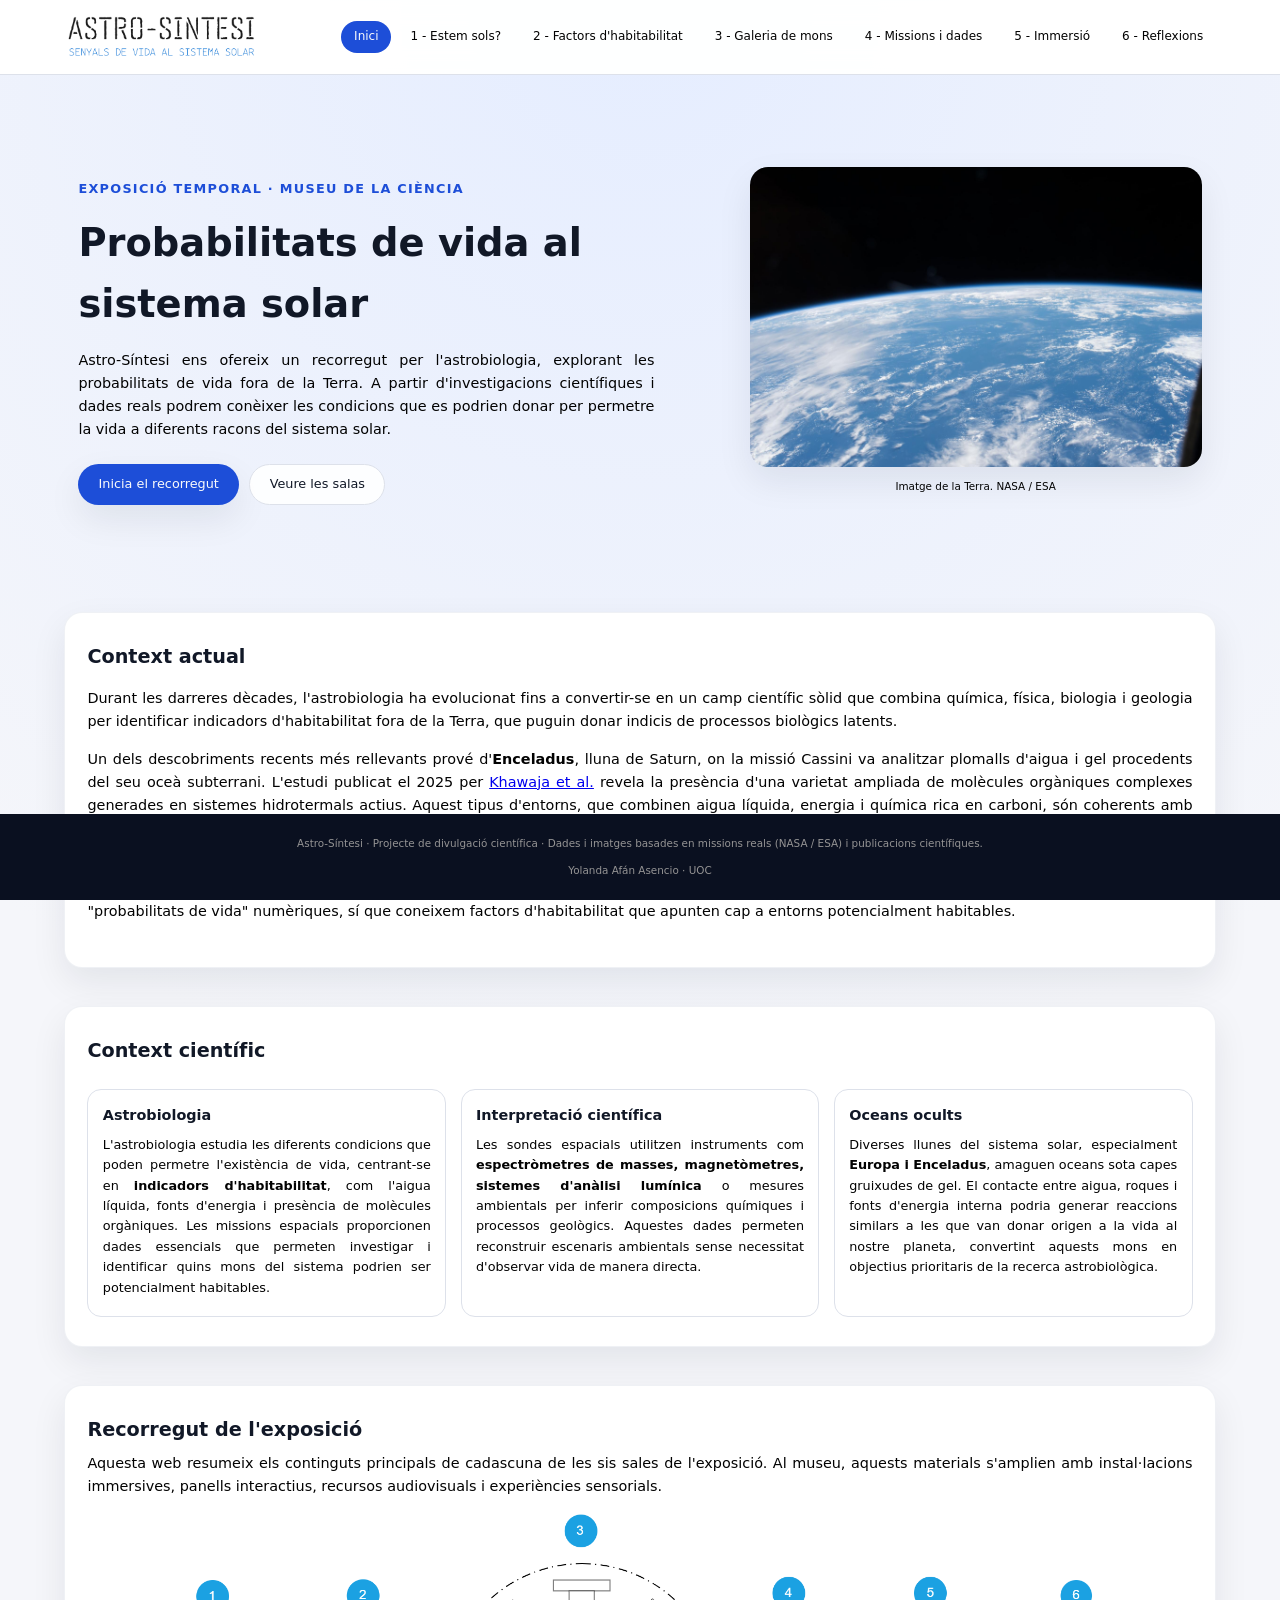
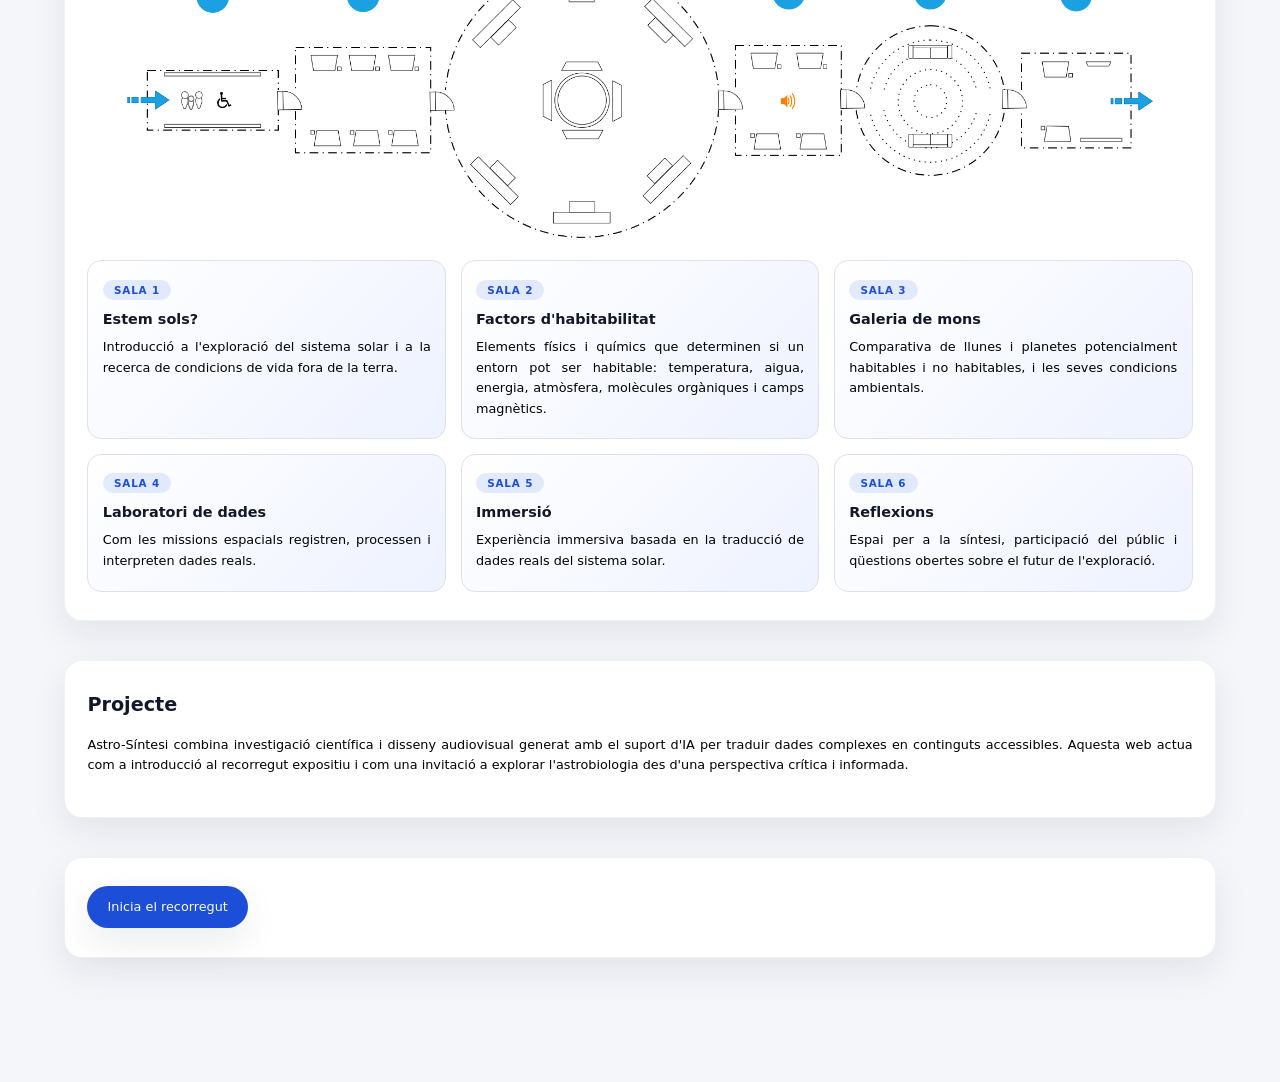
<file: index.html>
<!DOCTYPE html>
<html lang="ca">
<head>
    <meta charset="UTF-8" />
    <meta name="viewport" content="width=device-width, initial-scale=1" />
    <title>Astro-Síntesi | Senyals de vida al Sistema Solar</title>
    <meta
            name="description"
            content="Presentació de l'exposició Astro-Síntesi. Recorregut divulgatiu previ per les salas y una primera visió del context."
    />

    <!-- Estilos -->
    <link rel="stylesheet" href="css/styles.css" />

    <!-- JavaScript -->
    <script defer src="js/content-loader.js"></script>
    <script defer src="js/main.js"></script>
</head>

<body>
<!-- ============================================
     HEADER - Navegació principal
     ============================================ -->
<header class="site-header">
    <div class="logo-block">
        <a href="index.html">
            <img src="images/logo.png" alt="Astro-Síntesi - Senyals de vida al Sistema Solar" class="site-logo">
        </a>
    </div>

    <nav class="main-nav" aria-label="Navegació principal">
        <a href="index.html" class="nav-link nav-link--active">Inici</a>
        <a href="sala1_estem_sols.html" class="nav-link">1 - Estem sols?</a>
        <a href="sala2_factors_habitabilitat.html" class="nav-link">2 - Factors d'habitabilitat</a>
        <a href="sala3_galeria_mons.html" class="nav-link">3 - Galeria de mons</a>
        <a href="sala4_laboratori_dades.html" class="nav-link">4 - Missions i dades</a>
        <a href="sala5_immersio.html" class="nav-link">5 - Immersió</a>
        <a href="sala6_reflexions.html" class="nav-link">6 - Reflexions</a>
    </nav>
</header>

<!-- ============================================
     CONTENIDO PRINCIPAL
     ============================================ -->
<main class="page">

    <!-- Hero / Introducció -->
    <section class="hero">
        <div class="hero-text">
            <p class="hero-kicker" data-content="hero-kicker">Carregant...</p>
            <h1 data-content="hero-title">Carregant...</h1>

            <p class="hero-lead" data-content="hero-lead">
                Carregant...
            </p>

            <!-- Acciones principales -->
            <div class="hero-actions">
                <a href="sala1_estem_sols.html" class="btn btn-primary" data-cta="primary">
                    Carregant...
                </a>
                <a href="#recorrido" class="btn btn-outline" data-cta="secondary">
                    Carregant...
                </a>
            </div>
        </div>

        <!-- Imatge del sistema solar -->
        <div class="hero-visual">
            <img src="images/solar_system.png" alt="Sistema Solar" class="hero-image" />
            <p class="image-caption, img_info">Imatge de la Terra. NASA / ESA</p>
        </div>
    </section>

    <!-- Context actual -->
    <section class="section section-context" data-section="context-actual">
        <header class="section-header">
            <h2 data-content="title">Carregant...</h2>
        </header>

        <div data-content="paragraphs">
            <p>Carregant contingut...</p>
        </div>
    </section>

    <!-- Context científic -->
    <section class="section section-context" id="contexto" data-section="context-cientific">
        <header class="section-header">
            <h2 data-content="title">Carregant...</h2>
        </header>

        <div class="context-grid" data-content="context-cards">
            <!-- Las tarjetas se cargarán dinámicamente -->
            <p>Carregant contingut...</p>
        </div>
    </section>

    <!-- Recorregut de l'exposició -->
    <section class="section section-route" id="recorrido" data-section="recorregut">
        <header class="section-header">
            <h2 data-content="title">Carregant...</h2>
            <p data-content="intro">
                Carregant...
            </p>
        </header>

        <figure>
            <img src="images/pla_general.png" alt="Plànol general de l'exposició Astro-Síntesi" />
        </figure>

        <ol class="route-list" data-content="salas-list">
            <!-- Las salas se cargarán dinámicamente -->
            <li>Carregant contingut...</li>
        </ol>
    </section>

    <!-- Créditos del proyecto -->
    <section class="section section-credits" data-section="projecte">
        <header class="section-header">
            <h2 data-content="title">Carregant...</h2>
        </header>

        <p class="credits-text" data-content="content">
            Carregant...
        </p>
    </section>

    <!-- CTA final -->
    <section class="section">
        <a href="sala1_estem_sols.html" class="btn btn-primary">
            Inicia el recorregut
        </a>
    </section>

</main>

<!-- ============================================
     FOOTER
     ============================================ -->
<footer class="site-footer">
    <p data-content="footer-line1">
        Astro-Síntesi · Projecte de divulgació científica · Dades i imatges basades en missions reals (NASA / ESA) i publicacions científiques.
    </p>
    <p data-content="footer-line2">
        Yolanda Afán Asencio · UOC
    </p>
</footer>

<!-- ============================================
     INICIALITZACIÓ DEL CONTENIDO
     ============================================ -->
<script>
    document.addEventListener('DOMContentLoaded', () => {
        const loader = new ContentLoader();
        loader.init('index');
    });
</script>
</body>
</html>
</file>
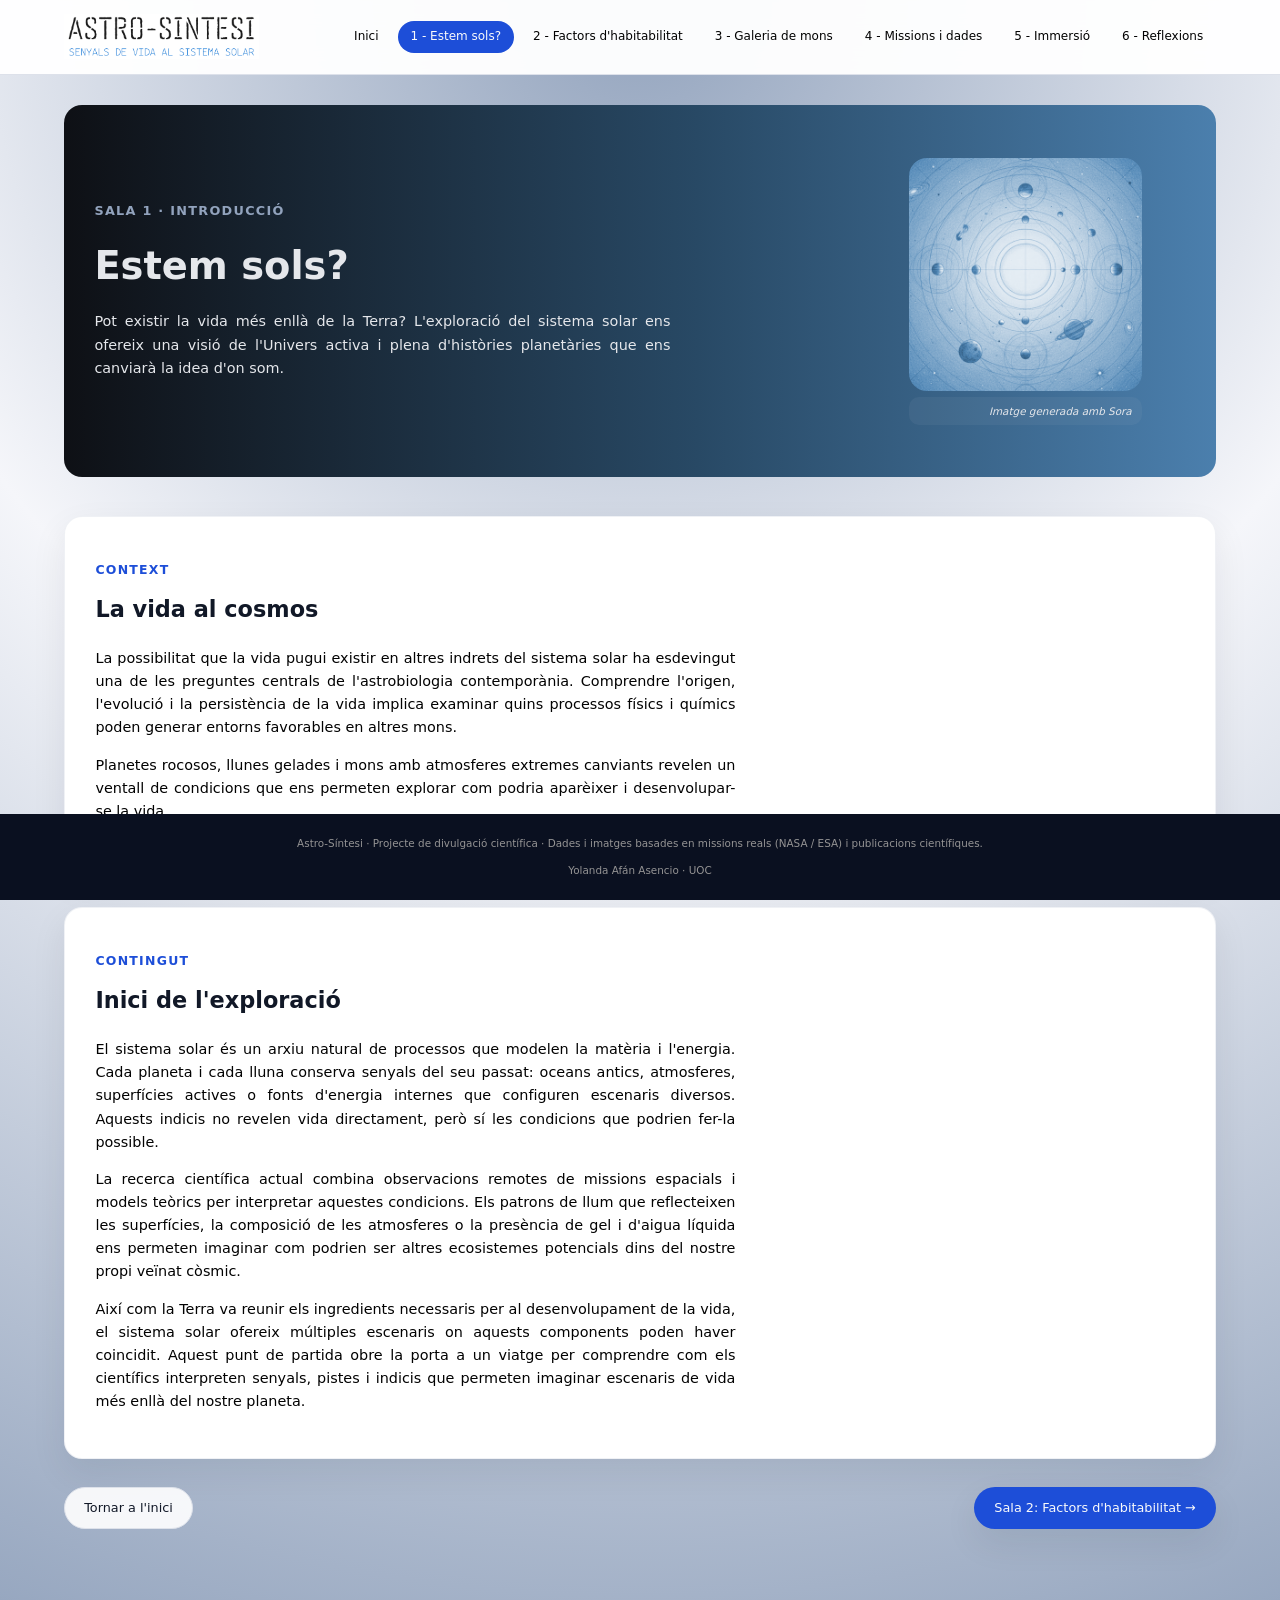
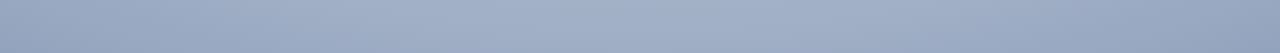
<file: sala1_estem_sols.html>
<!DOCTYPE html>
<html lang="ca">
<head>
    <meta charset="UTF-8" />
    <meta name="viewport" content="width=device-width, initial-scale=1" />
    <title>Sala 1 – Estem sols? | Astro-Síntesi</title>
    <meta
            name="description"
            content="Sala 1 de l'exposició Astro-Síntesi: introducció a la recerca de vida en el Sistema Solar."
    />

    <!-- Estilos -->
    <link rel="stylesheet" href="css/styles.css" />
    <link rel="stylesheet" href="css/salas_base.css" />

    <!-- JavaScript -->
    <script defer src="js/content-loader.js"></script>
    <script defer src="js/main.js"></script>
</head>

<body class="body-sala1">
<!-- ============================================
     HEADER - Navegación principal
     ============================================ -->
<header class="site-header">
    <div class="logo-block">
        <a href="index.html">
            <img src="images/logo.png" alt="Astro-Síntesi - Senyals de vida al Sistema Solar" class="site-logo">
        </a>
    </div>

    <nav class="main-nav" aria-label="Navegació principal">
        <a href="index.html" class="nav-link">Inici</a>
        <a href="sala1_estem_sols.html" class="nav-link nav-link--active">1 - Estem sols?</a>
        <a href="sala2_factors_habitabilitat.html" class="nav-link">2 - Factors d'habitabilitat</a>
        <a href="sala3_galeria_mons.html" class="nav-link">3 - Galeria de mons</a>
        <a href="sala4_laboratori_dades.html" class="nav-link">4 - Missions i dades</a>
        <a href="sala5_immersio.html" class="nav-link">5 - Immersió</a>
        <a href="sala6_reflexions.html" class="nav-link">6 - Reflexions</a>
    </nav>
</header>

<!-- ============================================
     CONTENIDO PRINCIPAL - SALA 1
     ============================================ -->
<main class="page">

    <!-- Hero de sala -->
    <section class="hero hero-sala">
        <div class="hero-text hero-text-sala">
            <p class="hero-kicker" data-content="hero-kicker">Carregant...</p>
            <h1 data-content="hero-title">Carregant...</h1>
            <p class="hero-lead" data-content="hero-lead">
                Carregant...
            </p>
        </div>
        <!-- Imagen del hero (derecha) -->
        <div class="hero-image-slot">
            <img
                    src="images/hero_sala1.png"
                    alt="Comparativa de mons del Sistema Solar"
                    class="hero-sala-image"
            />
            <p class="image-caption">Imatge generada amb Sora</p>
        </div>
    </section>

    <!-- Context -->
    <section class="section sala-layout" data-section="context">
        <header class="sala-header">
            <p class="sala-kicker" data-content="kicker">Context</p>
            <h2 data-content="title">Carregant...</h2>
        </header>

        <div class="sala-intro" data-content="paragraphs">
            <p>Carregant contingut...</p>
        </div>
    </section>

    <!-- Contingut principal -->
    <section class="section sala-layout" data-section="main-content">
        <header class="sala-header">
            <p class="sala-kicker" data-content="kicker">Contingut</p>
            <h2 data-content="title">Carregant...</h2>
        </header>

        <div class="sala-intro" data-content="paragraphs">
            <p>Carregant contingut...</p>
        </div>
    </section>

<!--    &lt;!&ndash; Contingut interactiu / generatiu &ndash;&gt;-->
<!--    <section class="section sala-layout" data-section="explore">-->
<!--        <header class="sala-header">-->
<!--            <p class="sala-kicker" data-content="kicker">Explora</p>-->
<!--        </header>-->

<!--        <div class="sala-main">-->
<!--            <div class="sala-highlight">-->
<!--                <div class="sala-image-slot" role="img" aria-label="Espai reservat per a contingut multimèdia"></div>-->
<!--                <p class="sala-placeholder" data-content="placeholder">-->
<!--                    Carregant...-->
<!--                </p>-->
<!--            </div>-->
<!--        </div>-->
<!--    </section>-->

    <!-- Navegació entre salas -->
    <nav class="sala-nav" aria-label="Navegació entre sales">
        <a href="index.html" class="btn btn-outline sala-nav-btn" data-nav="home">
            Tornar a l'inici
        </a>
        <a href="sala2_factors_habitabilitat.html" class="btn btn-primary sala-nav-btn" data-nav="next">
            Següent →
        </a>
    </nav>

</main>

<!-- ============================================
     FOOTER
     ============================================ -->
<footer class="site-footer">
    <p>
        Astro-Síntesi · Projecte de divulgació científica · Dades i imatges basades en missions reals (NASA / ESA) i publicacions científiques.
    </p>
    <p>
        Yolanda Afán Asencio · UOC
    </p>
</footer>

<!-- ============================================
     INICIALIZACIÓN DEL CONTENIDO
     ============================================ -->
<script>
    document.addEventListener('DOMContentLoaded', () => {
        const loader = new ContentLoader();
        loader.init('sala1');
    });
</script>
</body>
</html>
</file>
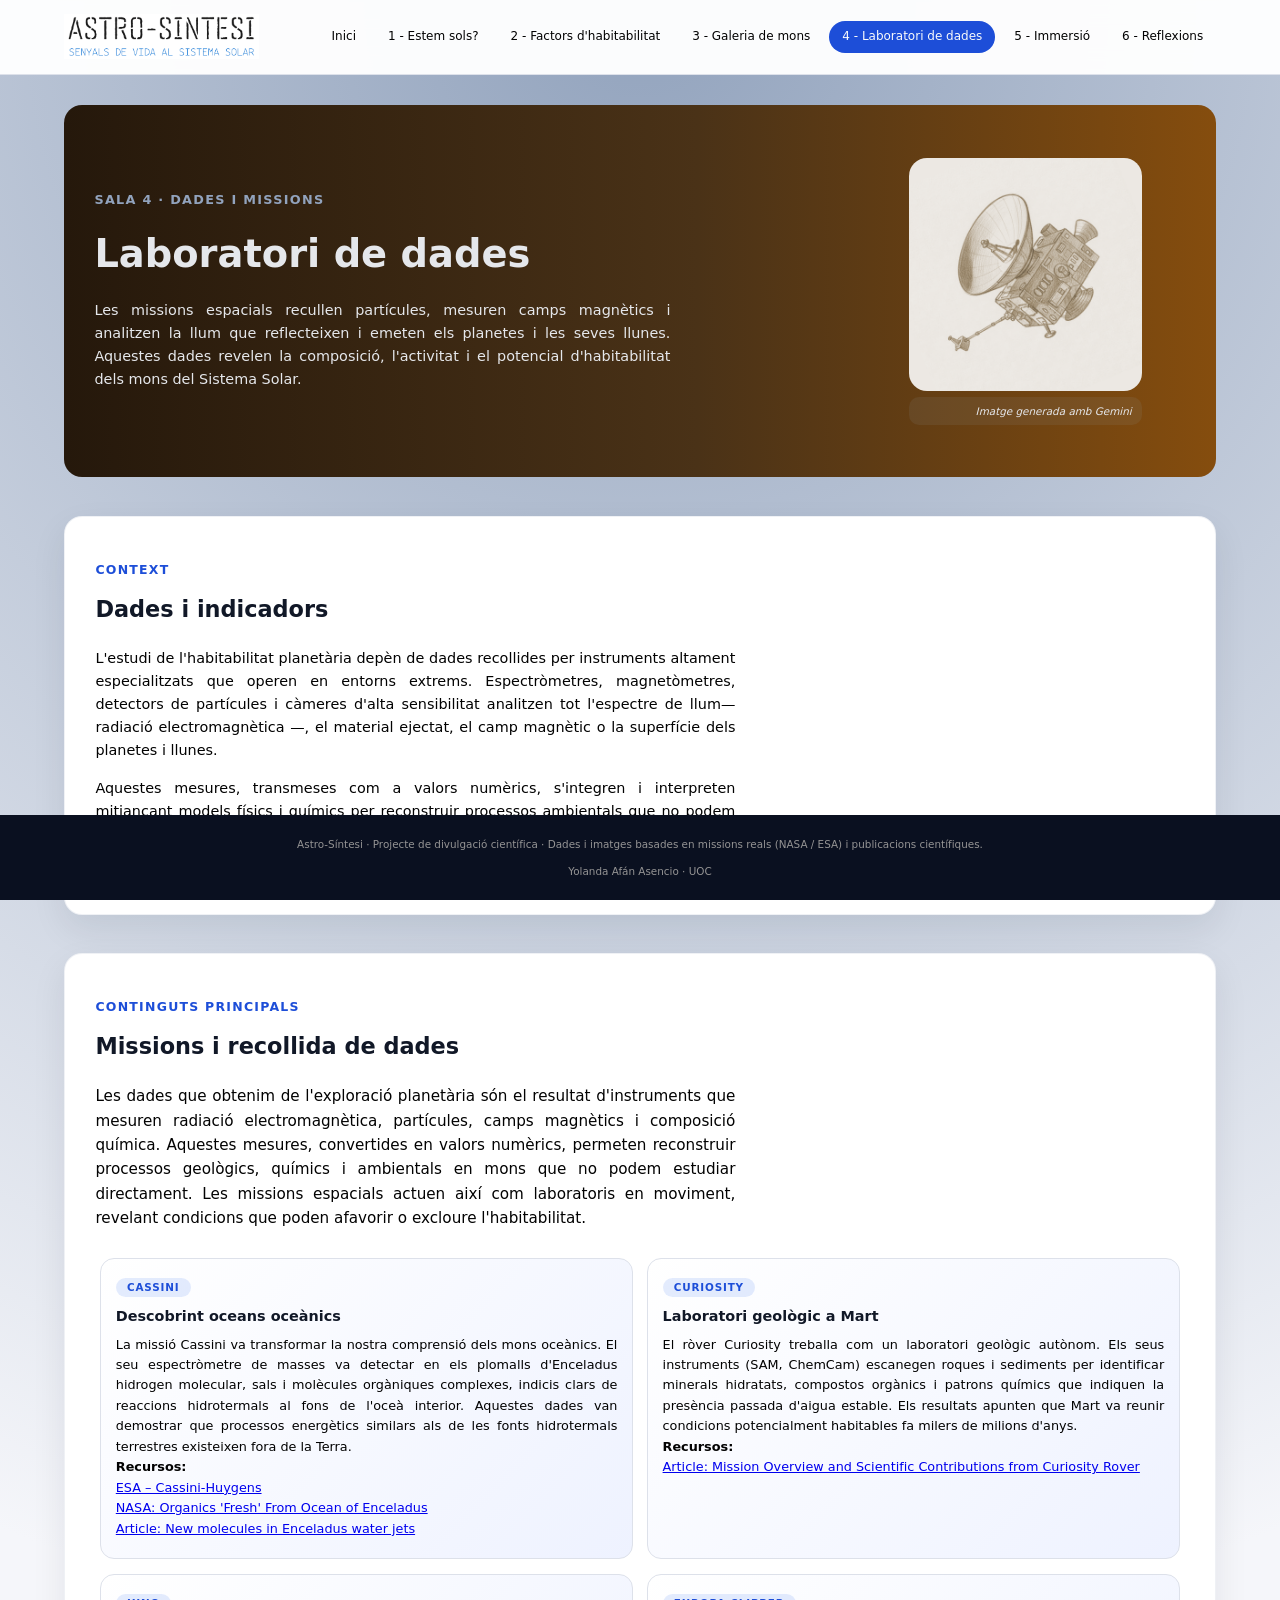
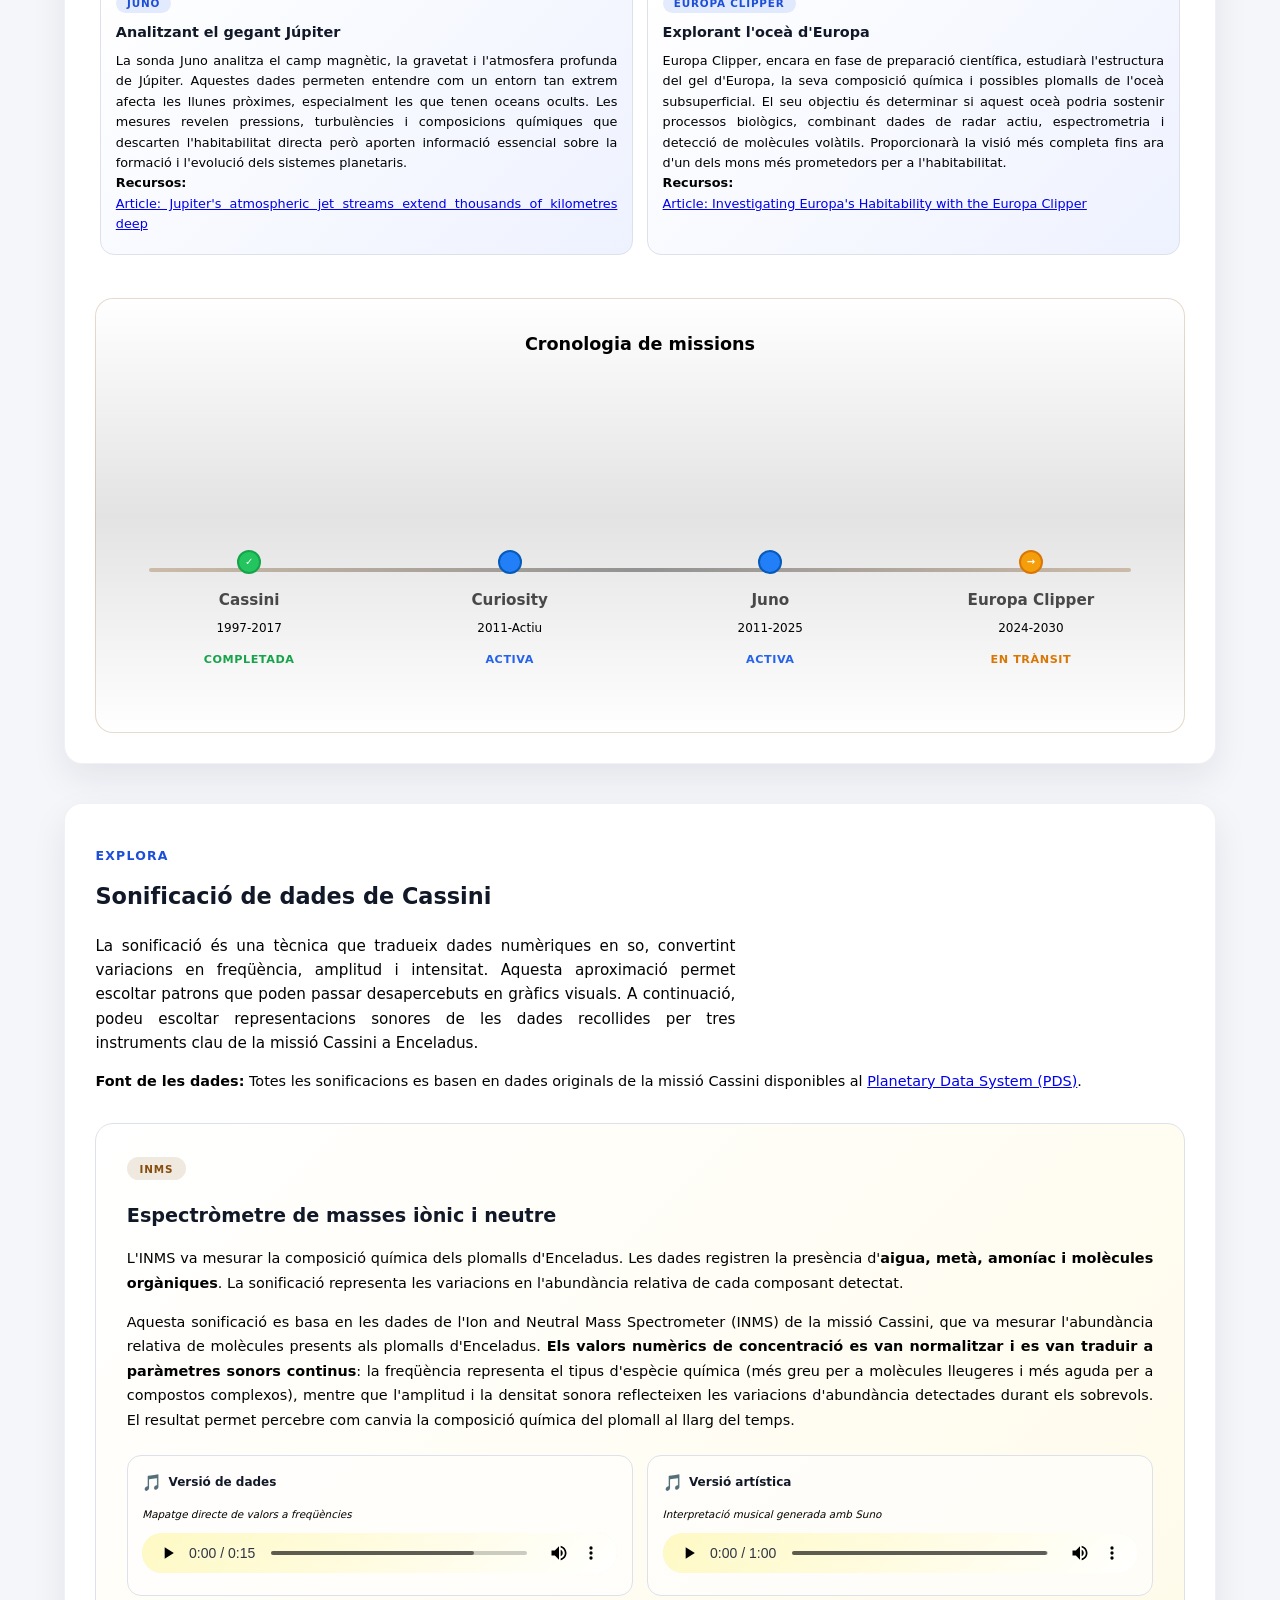
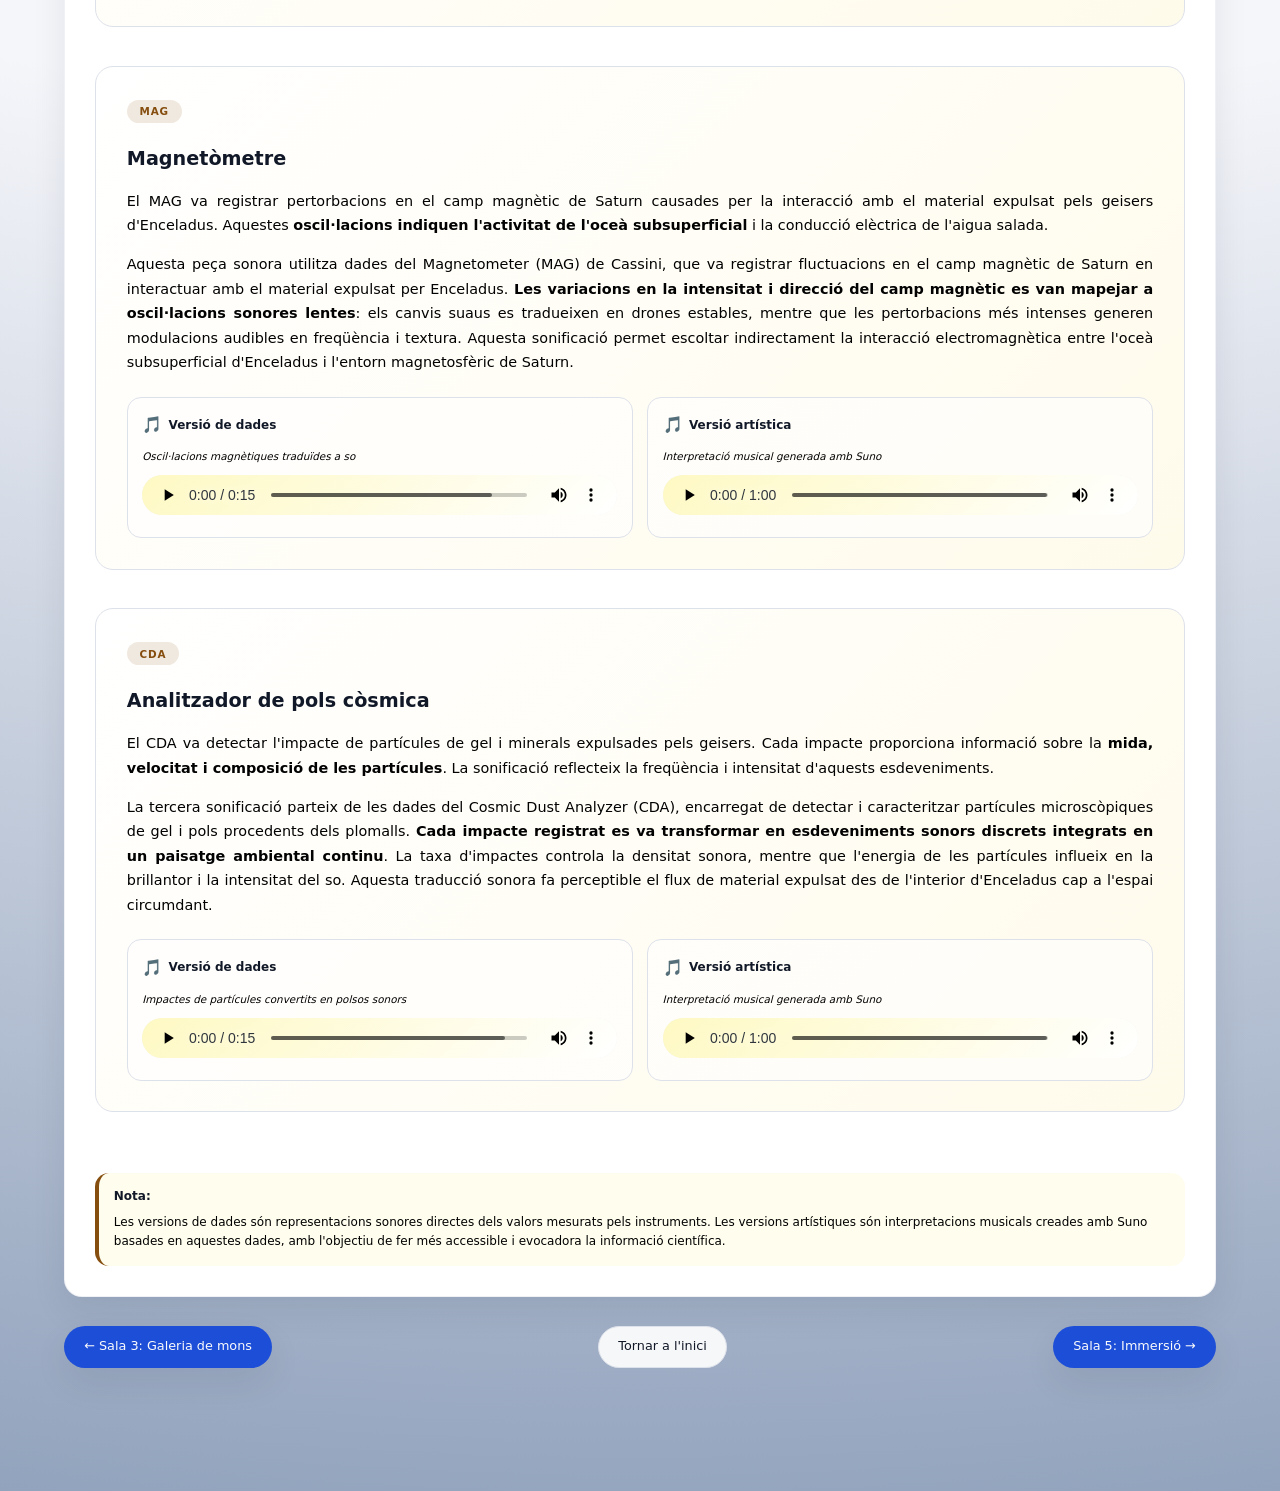
<file: sala4_laboratori_dades.html>
<!DOCTYPE html>
<html lang="ca">
<head>
    <meta charset="UTF-8" />
    <meta name="viewport" content="width=device-width, initial-scale=1" />
    <title>Sala 4 – Laboratori de dades | Astro-Síntesi</title>
    <meta
            name="description"
            content="Sala 4 de l'exposició Astro-Síntesi: com recollim i interpretem les dades de les missions espacials."
    />

    <!-- Estilos -->
    <link rel="stylesheet" href="css/styles.css" />
    <link rel="stylesheet" href="css/salas_base.css" />
    <link rel="stylesheet" href="css/sala4_audio.css" />
    <link rel="stylesheet" href="css/sala4_timeline.css" />

    <!-- JavaScript -->
    <script defer src="js/content-loader.js"></script>
    <script defer src="js/main.js"></script>
</head>

<body class="body-sala4">
<!-- ============================================
     HEADER - Navegación principal
     ============================================ -->
<header class="site-header">
    <div class="logo-block">
        <a href="index.html">
            <img src="images/logo.png" alt="Astro-Síntesi - Senyals de vida al Sistema Solar" class="site-logo">
        </a>
    </div>

    <nav class="main-nav" aria-label="Navegació principal">
        <a href="index.html" class="nav-link">Inici</a>
        <a href="sala1_estem_sols.html" class="nav-link">1 - Estem sols?</a>
        <a href="sala2_factors_habitabilitat.html" class="nav-link">2 - Factors d'habitabilitat</a>
        <a href="sala3_galeria_mons.html" class="nav-link">3 - Galeria de mons</a>
        <a href="sala4_laboratori_dades.html" class="nav-link nav-link--active">4 - Laboratori de dades</a>
        <a href="sala5_immersio.html" class="nav-link">5 - Immersió</a>
        <a href="sala6_reflexions.html" class="nav-link">6 - Reflexions</a>
    </nav>
</header>

<!-- ============================================
     CONTENIDO PRINCIPAL - SALA 4
     ============================================ -->
<main class="page">

    <!-- Hero de sala -->
    <section class="hero hero-sala">
        <div class="hero-text hero-text-sala">
            <p class="hero-kicker" data-content="hero-kicker">Carregant...</p>
            <h1 data-content="hero-title">Carregant...</h1>
            <p class="hero-lead" data-content="hero-lead">
                Carregant...
            </p>
        </div>
        <!-- Imagen del hero (derecha) -->
        <div class="hero-image-slot">
            <img
                    src="images/hero_sala4.png"
                    alt="Comparativa de mons del Sistema Solar"
                    class="hero-sala-image"
            />
            <p class="image-caption">Imatge generada amb Gemini</p>
        </div>
    </section>

    <!-- Context -->
    <section class="section sala-layout" data-section="context">
        <header class="sala-header">
            <p class="sala-kicker" data-content="kicker">Context</p>
            <h2 data-content="title">Carregant...</h2>
        </header>

        <div class="sala-intro" data-content="paragraphs">
            <p>Carregant contingut...</p>
        </div>
    </section>

    <!-- Contingut principal: Missions -->
    <section class="section section-route-sala sala-layout" data-section="main-content">
        <header class="sala-header">
            <p class="sala-kicker" data-content="kicker">Continguts principals</p>
            <h2 data-content="title">Carregant...</h2>
        </header>

        <p class="sala-intro" data-content="intro">
            Carregant...
        </p>

        <ol class="route-list" data-content="missions-list">
            <!-- Las misiones se cargarán dinámicamente desde JSON -->
            <li>Carregant contingut...</li>
        </ol>

        <!-- NUEVO: Timeline de missions -->
        <div data-content="missions-timeline">
            <!-- El timeline se cargará dinámicamente desde JSON -->
        </div>
    </section>

    <!-- Contingut interactiu / generatiu - REPRODUCTORS D'ÀUDIO -->
    <section class="section sala-layout" data-section="explore">
        <header class="sala-header">
            <p class="sala-kicker" data-content="kicker">Explora</p>
            <h2 data-content="title">Carregant...</h2>
        </header>

        <p class="sala-intro" data-content="intro">
            Carregant...
        </p>
        <!-- Enllaç a la font de dades -->
        <div class="data-source-link" data-content="data-source">
            <!-- S'omplirà dinàmicament amb JavaScript -->
        </div>


        <!-- Galeria de reproductors d'àudio -->
        <div class="audio-gallery" data-content="audio-gallery">
            <!-- Las secciones de audio se cargarán dinámicamente desde JSON -->
            <p>Carregant contingut d'àudio...</p>
        </div>
    </section>

    <!-- Navegació entre salas -->
    <nav class="sala-nav" aria-label="Navegació entre sales">
        <a href="sala3_galeria_mons.html" class="btn btn-primary sala-nav-btn" data-nav="previous">
            ← Anterior
        </a>
        <a href="index.html" class="btn btn-outline sala-nav-btn" data-nav="home">
            Tornar a l'inici
        </a>
        <a href="sala5_immersio.html" class="btn btn-primary sala-nav-btn" data-nav="next">
            Següent →
        </a>
    </nav>

</main>

<!-- ============================================
     FOOTER
     ============================================ -->
<footer class="site-footer">
    <p>
        Astro-Síntesi · Projecte de divulgació científica · Dades i imatges basades en missions reals (NASA / ESA) i publicacions científiques.
    </p>
    <p>
        Yolanda Afán Asencio · UOC
    </p>
</footer>

<!-- ============================================
     INICIALIZACIÓN DEL CONTENIDO
     ============================================ -->
<script>
    document.addEventListener('DOMContentLoaded', () => {
        const loader = new ContentLoader();
        loader.init('sala4');
    });
</script>
</body>
</html>
</file>
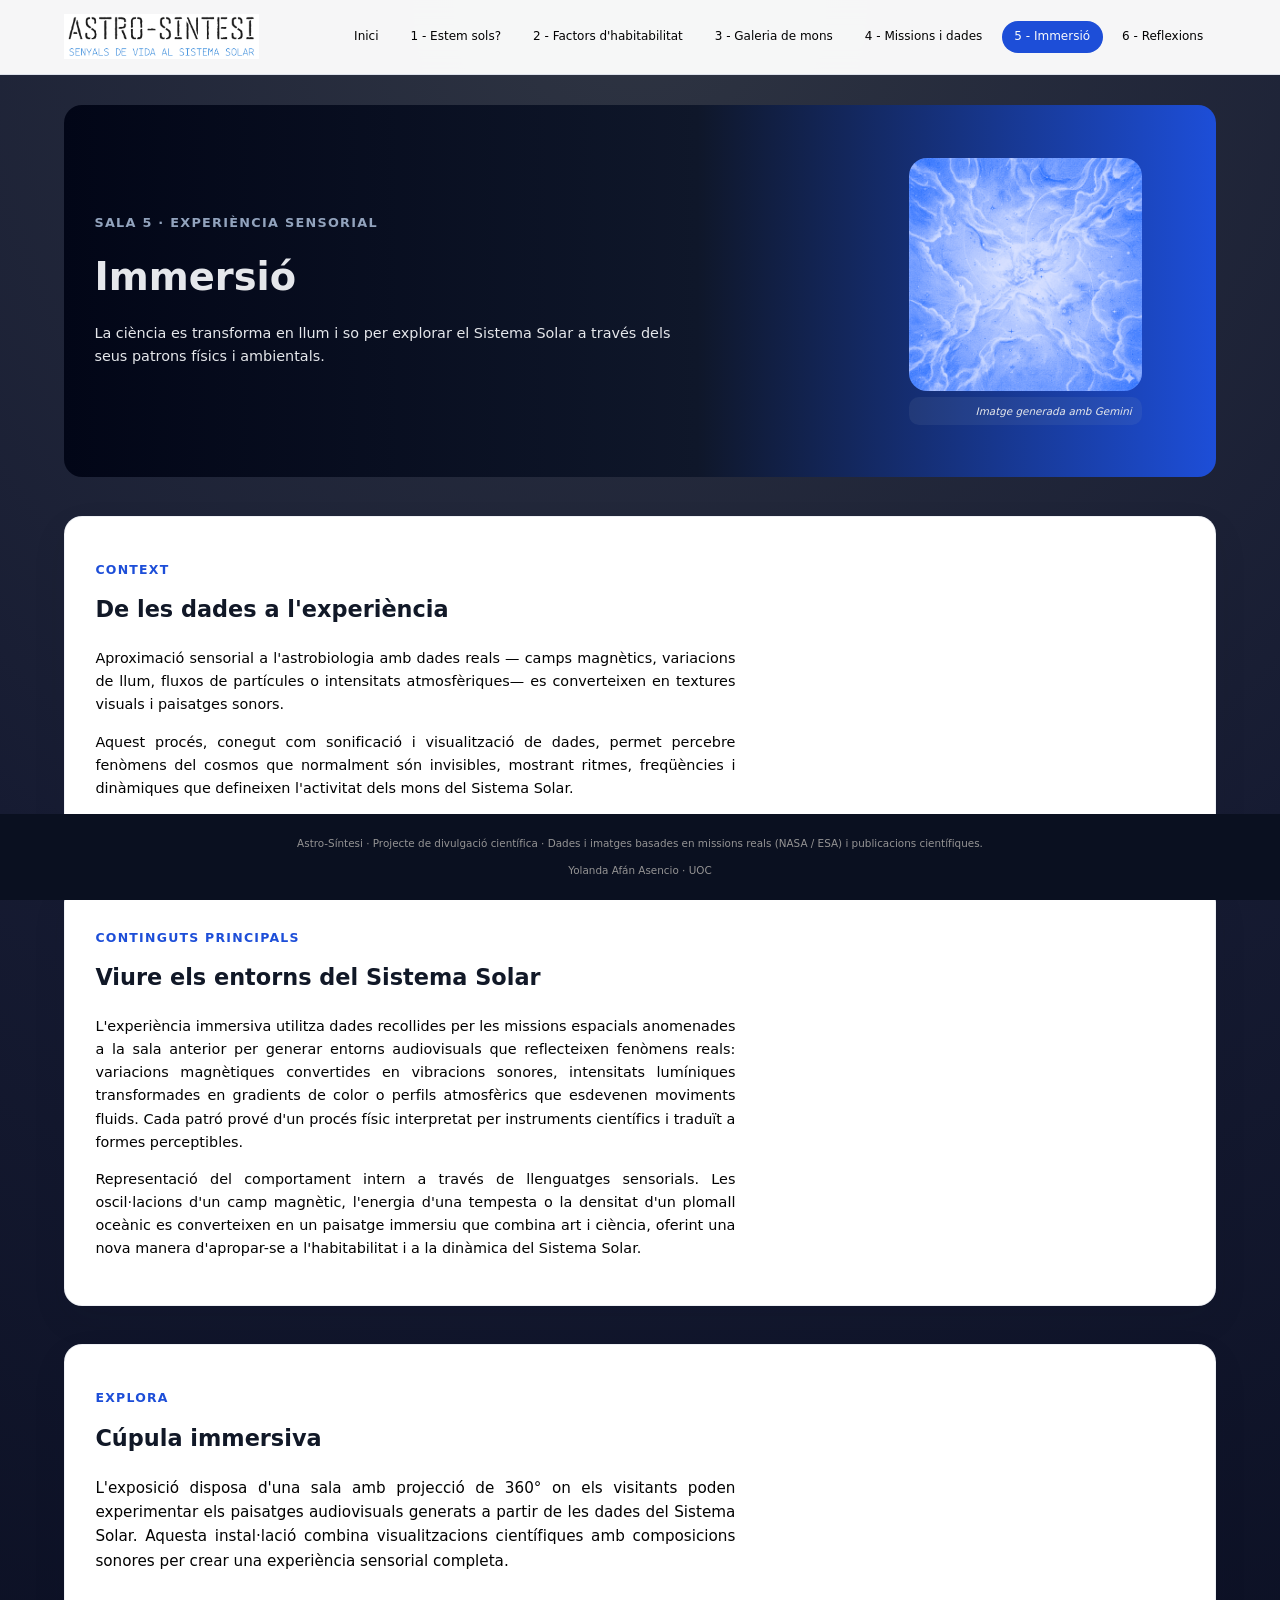
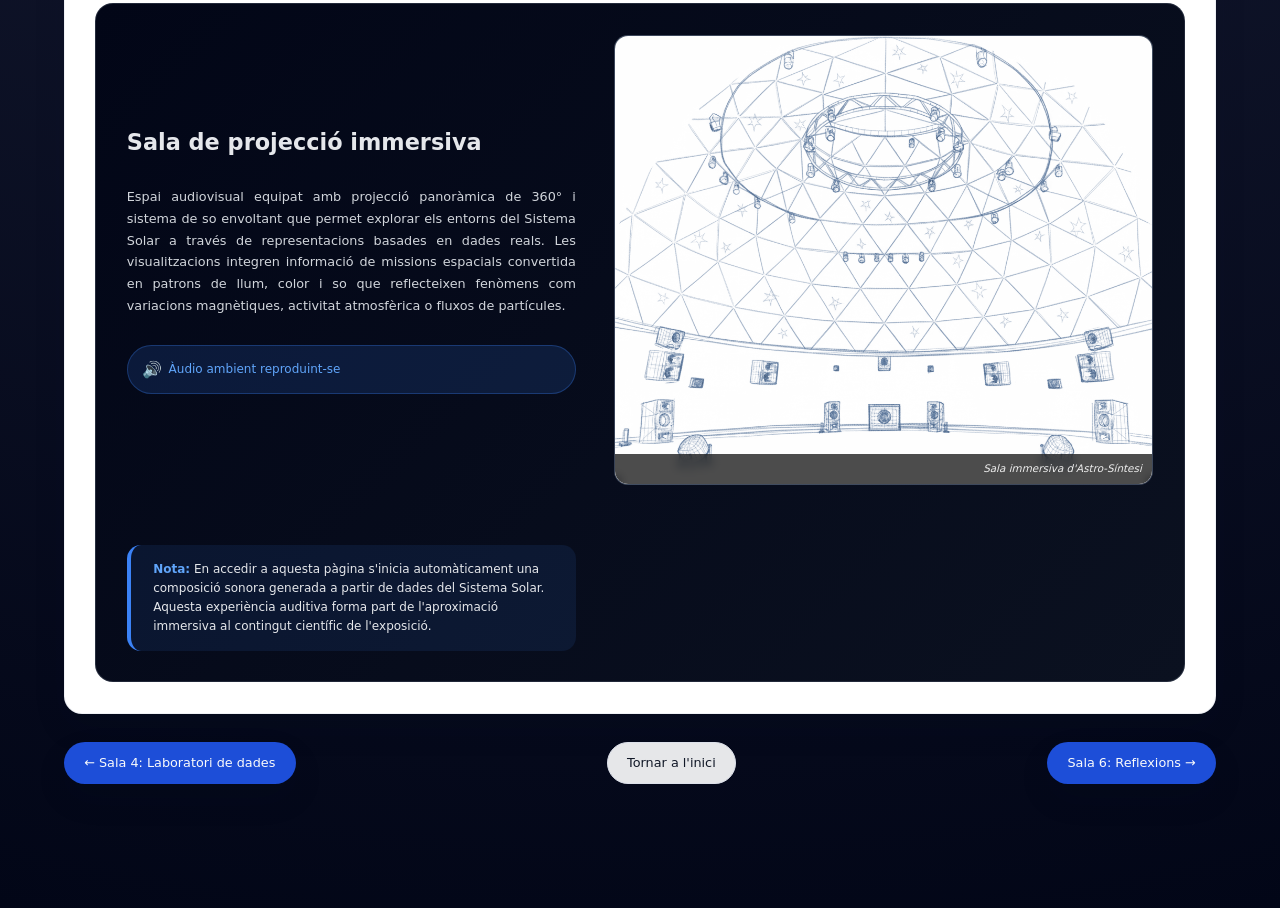
<file: sala5_immersio.html>
<!DOCTYPE html>
<html lang="ca">
<head>
    <meta charset="UTF-8" />
    <meta name="viewport" content="width=device-width, initial-scale=1" />
    <title>Sala 5 – Immersió | Astro-Síntesi</title>
    <meta
            name="description"
            content="Sala 5 de l'exposició Astro-Síntesi: experiència immersiva basada en dades reals del Sistema Solar."
    />

    <!-- Estilos -->
    <link rel="stylesheet" href="css/styles.css" />
    <link rel="stylesheet" href="css/salas_base.css" />
    <link rel="stylesheet" href="css/sala5_immersive.css" />

    <!-- JavaScript -->
    <script defer src="js/content-loader.js"></script>
    <script defer src="js/main.js"></script>
</head>

<body class="body-sala5">
<!-- ============================================
     HEADER - Navegación principal
     ============================================ -->
<header class="site-header">
    <div class="logo-block">
        <a href="index.html">
            <img src="images/logo.png" alt="Astro-Síntesi - Senyals de vida al Sistema Solar" class="site-logo">
        </a>
    </div>

    <nav class="main-nav" aria-label="Navegació principal">
        <a href="index.html" class="nav-link">Inici</a>
        <a href="sala1_estem_sols.html" class="nav-link">1 - Estem sols?</a>
        <a href="sala2_factors_habitabilitat.html" class="nav-link">2 - Factors d'habitabilitat</a>
        <a href="sala3_galeria_mons.html" class="nav-link">3 - Galeria de mons</a>
        <a href="sala4_laboratori_dades.html" class="nav-link">4 - Missions i dades</a>
        <a href="sala5_immersio.html" class="nav-link nav-link--active">5 - Immersió</a>
        <a href="sala6_reflexions.html" class="nav-link">6 - Reflexions</a>
    </nav>
</header>

<!-- ============================================
     CONTENIDO PRINCIPAL - SALA 5
     ============================================ -->
<main class="page">

    <!-- Hero de sala -->
    <section class="hero hero-sala">
        <div class="hero-text hero-text-sala">
            <p class="hero-kicker" data-content="hero-kicker">Carregant...</p>
            <h1 data-content="hero-title">Carregant...</h1>
            <p class="hero-lead" data-content="hero-lead">
                Carregant...
            </p>
        </div>
        <!-- Imagen del hero (derecha) -->
        <div class="hero-image-slot">
            <img
                    src="images/hero_sala5.png"
                    alt="Comparativa de mons del Sistema Solar"
                    class="hero-sala-image"
            />
            <p class="image-caption">Imatge generada amb Gemini</p>
        </div>
    </section>

    <!-- Context -->
    <section class="section sala-layout" data-section="context">
        <header class="sala-header">
            <p class="sala-kicker" data-content="kicker">Context</p>
            <h2 data-content="title">Carregant...</h2>
        </header>

        <div class="sala-intro" data-content="paragraphs">
            <p>Carregant contingut...</p>
        </div>
    </section>

    <!-- Contingut principal -->
    <section class="section sala-layout" data-section="main-content">
        <header class="sala-header">
            <p class="sala-kicker" data-content="kicker">Continguts principals</p>
            <h2 data-content="title">Carregant...</h2>
        </header>

        <div class="sala-intro" data-content="paragraphs">
            <p>Carregant contingut...</p>
        </div>
    </section>

    <!-- Contingut interactiu / generatiu - SALA IMMERSIVA -->
    <section class="section sala-layout" data-section="explore">
        <header class="sala-header">
            <p class="sala-kicker" data-content="kicker">Explora</p>
            <h2 data-content="title">Carregant...</h2>
        </header>

        <p class="sala-intro" data-content="intro">
            Carregant...
        </p>

        <!-- Presentació de la cúpula immersiva -->
        <div class="immersive-presentation" data-content="immersive-presentation">
            <!-- El contingut es carregarà dinàmicament des del JSON -->
            <p>Carregant experiència immersiva...</p>
        </div>
    </section>

    <!-- Navegació entre salas -->
    <nav class="sala-nav" aria-label="Navegació entre sales">
        <a href="sala4_laboratori_dades.html" class="btn btn-primary sala-nav-btn" data-nav="previous">
            ← Anterior
        </a>
        <a href="index.html" class="btn btn-outline sala-nav-btn" data-nav="home">
            Tornar a l'inici
        </a>
        <a href="sala6_reflexions.html" class="btn btn-primary sala-nav-btn" data-nav="next">
            Següent →
        </a>
    </nav>

</main>

<!-- ============================================
     FOOTER
     ============================================ -->
<footer class="site-footer">
    <p>
        Astro-Síntesi · Projecte de divulgació científica · Dades i imatges basades en missions reals (NASA / ESA) i publicacions científiques.
    </p>
    <p>
        Yolanda Afán Asencio · UOC
    </p>
</footer>

<!-- ============================================
     INICIALIZACIÓN DEL CONTENIDO
     ============================================ -->
<script>
    document.addEventListener('DOMContentLoaded', () => {
        const loader = new ContentLoader();
        loader.init('sala5');
    });

    // Aturar l'àudio quan l'usuari surt de la pàgina
    window.addEventListener('beforeunload', () => {
        if (window.immersiveAudio) {
            window.immersiveAudio.pause();
            window.immersiveAudio = null;
        }
    });
</script>
</body>
</html>
</file>
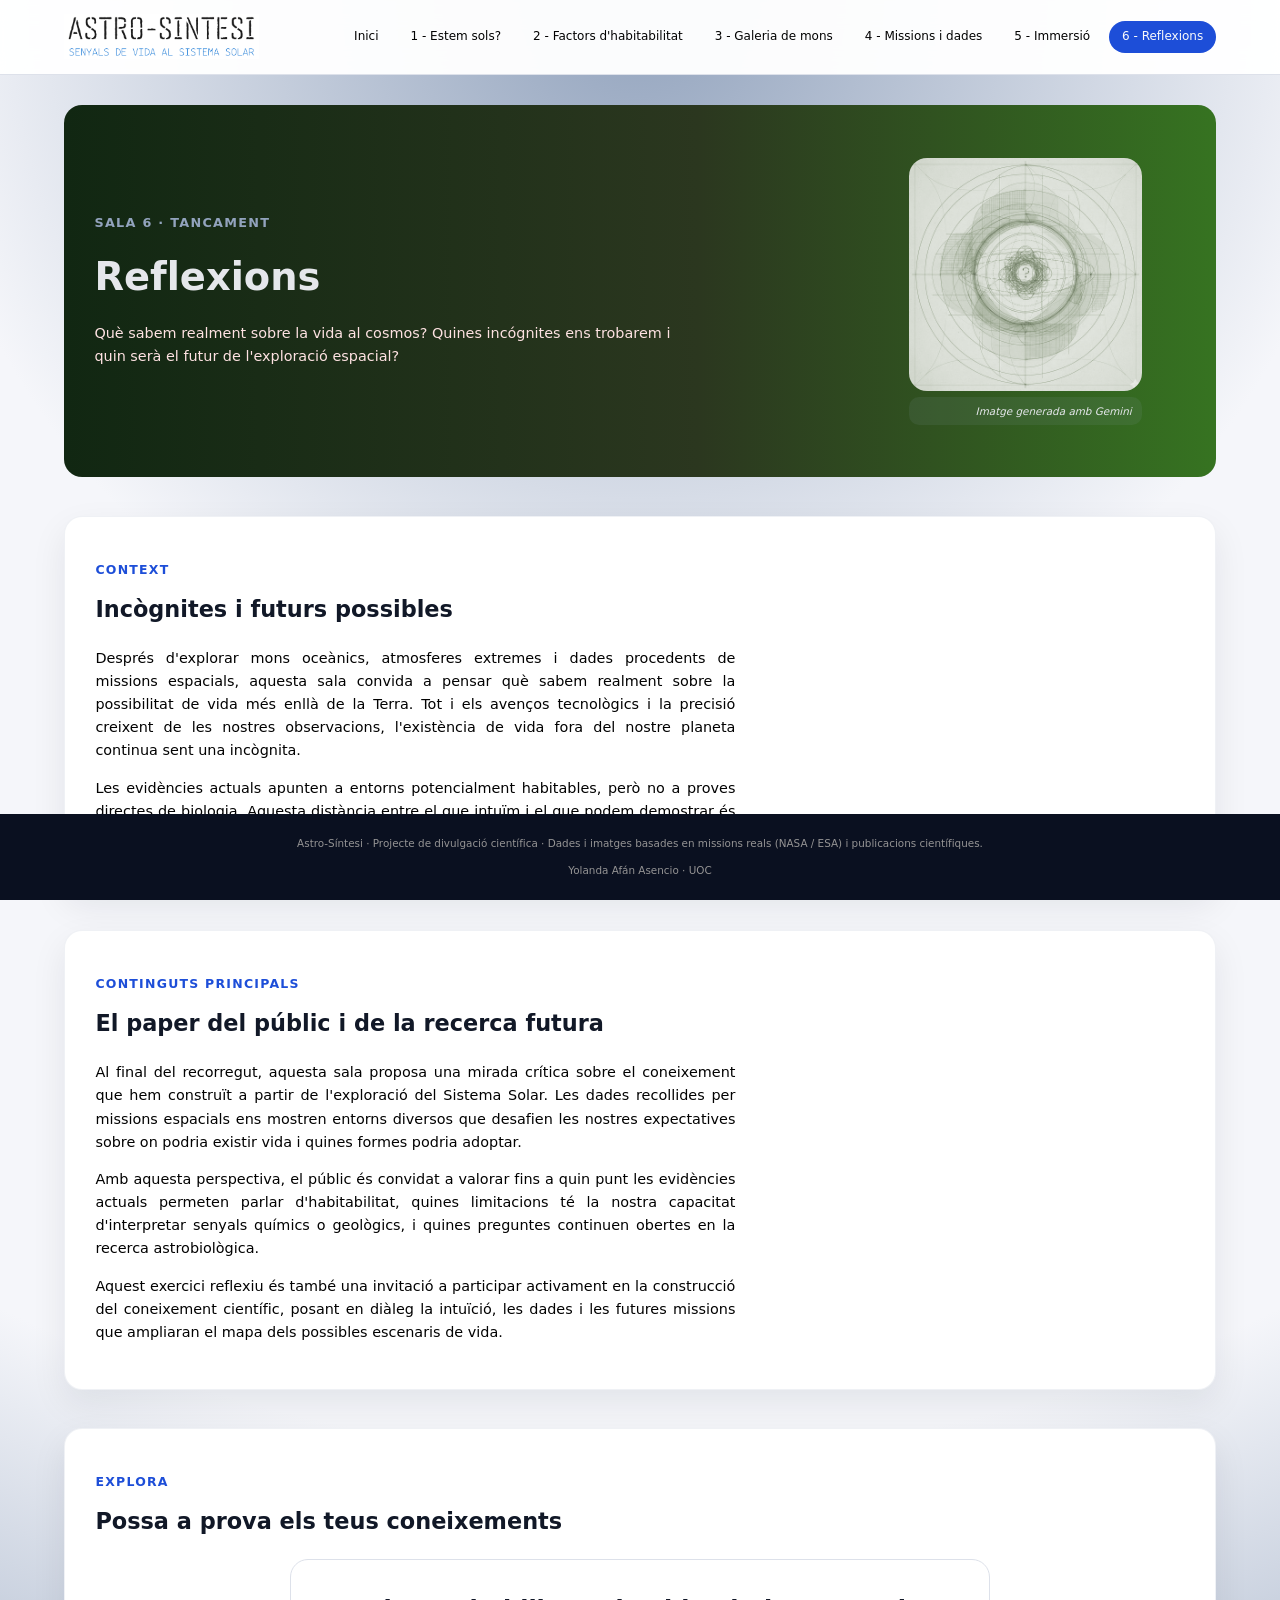
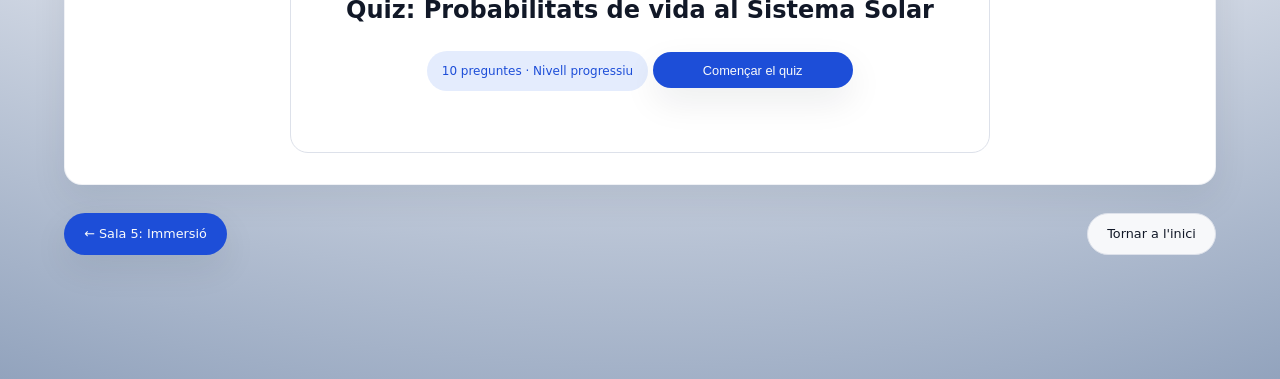
<file: sala6_reflexions.html>
<!DOCTYPE html>
<html lang="ca">
<head>
    <meta charset="UTF-8" />
    <meta name="viewport" content="width=device-width, initial-scale=1" />
    <title>Sala 6 – Reflexions | Astro-Síntesi</title>
    <meta
            name="description"
            content="Sala 6 de l'exposició Astro-Síntesi: reflexions finals sobre la recerca de vida al Sistema Solar i el futur de l'exploració."
    />

    <!-- Estilos -->
    <link rel="stylesheet" href="css/styles.css" />
    <link rel="stylesheet" href="css/salas_base.css" />
    <link rel="stylesheet" href="css/quiz.css" />

    <!-- JavaScript -->
    <script defer src="js/content-loader.js"></script>
    <script defer src="js/quiz.js"></script>
    <script defer src="js/main.js"></script>
</head>

<body class="body-sala6">
<!-- ============================================
     HEADER - Navegación principal
     ============================================ -->
<header class="site-header">
    <div class="logo-block">
        <a href="index.html">
            <img src="images/logo.png" alt="Astro-Síntesi - Senyals de vida al Sistema Solar" class="site-logo">
        </a>
    </div>

    <nav class="main-nav" aria-label="Navegació principal">
        <a href="index.html" class="nav-link">Inici</a>
        <a href="sala1_estem_sols.html" class="nav-link">1 - Estem sols?</a>
        <a href="sala2_factors_habitabilitat.html" class="nav-link">2 - Factors d'habitabilitat</a>
        <a href="sala3_galeria_mons.html" class="nav-link">3 - Galeria de mons</a>
        <a href="sala4_laboratori_dades.html" class="nav-link">4 - Missions i dades</a>
        <a href="sala5_immersio.html" class="nav-link">5 - Immersió</a>
        <a href="sala6_reflexions.html" class="nav-link nav-link--active">6 - Reflexions</a>
    </nav>
</header>

<!-- ============================================
     CONTENIDO PRINCIPAL - SALA 6
     ============================================ -->
<main class="page">

    <!-- Hero de sala -->
    <section class="hero hero-sala">
        <div class="hero-text hero-text-sala">
            <p class="hero-kicker" data-content="hero-kicker">Sala 6 · Tancament</p>
            <h1 data-content="hero-title">Reflexions</h1>
            <p class="hero-lead" data-content="hero-lead">
                Què sabem realment sobre la vida al cosmos? Quines incógnites ens trobarem i quin serà el futur de l'exploració espacial?
            </p>
        </div>
        <!-- Imagen del hero (derecha) -->
        <div class="hero-image-slot">
            <img
                    src="images/hero_sala6.png"
                    alt="Comparativa de mons del Sistema Solar"
                    class="hero-sala-image"
            />
            <p class="image-caption">Imatge generada amb Gemini</p>
        </div>
    </section>

    <!-- Context -->
    <section class="section sala-layout" data-section="context">
        <header class="sala-header">
            <p class="sala-kicker" data-content="kicker">Context</p>
            <h2 data-content="title">Incògnites i futurs possibles</h2>
        </header>

        <div class="sala-intro" data-content="paragraphs">
            <!-- Los párrafos se cargarán dinámicamente desde el JSON -->
            <p>Carregant contingut...</p>
        </div>
    </section>

    <!-- Contingut principal -->
    <section class="section sala-layout" data-section="main-content">
        <header class="sala-header">
            <p class="sala-kicker" data-content="kicker">Continguts principals</p>
            <h2 data-content="title">El paper del públic i de la recerca futura</h2>
        </header>

        <div class="sala-intro" data-content="paragraphs">
            <!-- Los párrafos se cargarán dinámicamente desde el JSON -->
            <p>Carregant contingut...</p>
        </div>
    </section>

    <!-- Contingut interactiu / generatiu -->
    <!-- ✅ AHORA (con quiz) -->
    <section class="section sala-layout">
        <header class="sala-header">
            <p class="sala-kicker">Explora</p>
            <h2>Possa a prova els teus coneixements</h2>
        </header>

        <div id="quiz-container">
            <!-- El quiz se carga aquí -->
        </div>
    </section>

    <!-- Navegació entre salas -->
    <nav class="sala-nav" aria-label="Navegació entre sales">
        <a href="sala5_immersio.html" class="btn btn-primary sala-nav-btn" data-nav="previous">
            ← Sala 5: Immersió
        </a>
        <a href="index.html" class="btn btn-outline sala-nav-btn" data-nav="home">
            Tornar a l'inici
        </a>
    </nav>

</main>

<!-- ============================================
     FOOTER
     ============================================ -->
<footer class="site-footer">
    <p>
        Astro-Síntesi · Projecte de divulgació científica · Dades i imatges basades en missions reals (NASA / ESA) i publicacions científiques.
    </p>
    <p>
        Yolanda Afán Asencio · UOC
    </p>
</footer>

<!-- ============================================
     INICIALIZACIÓN DEL CONTENIDO
     ============================================ -->
<script>
    // Inicializar el cargador de contenido cuando el DOM esté listo
    document.addEventListener('DOMContentLoaded', () => {
        const loader = new ContentLoader();
        loader.init('sala6');
    });
</script>
</body>
</html>
</file>
<file: css/styles.css>
/* ============================================================================
   VARIABLES CSS - Configuración centralizada del tema
   ============================================================================ */
:root {
    /* Colores de fondo GENERALES (no afectan a salas) */
    --bg-main: #f5f6fa;
    --bg-section: #ffffff;
    --bg-header: #ffffff;
    --bg-footer: #0a1020;

    /* Bordes */
    --border-soft: #dde1ea;

    /* Colores de texto GENERALES */
    --text-main: #111827;
    --text-muted: #020202;
    --text-contrast: #f9fafb;

    /* Colores de acento (menú y navegación - NO cambian por sala) */
    --accent: #1d4ed8;
    --accent-soft: rgba(37, 99, 235, 0.12);

    /* Radios de borde */
    --radius-sm: 10px;
    --radius-md: 14px;
    --radius-lg: 18px;
    --radius-pill: 999px;

    /* Sombras */
    --shadow-soft: 0 14px 35px rgba(15, 23, 42, 0.08);

    /* Tipografía */
    --font-sans: system-ui, -apple-system, BlinkMacSystemFont, "Segoe UI", sans-serif;
    --font-size-xs: 0.65rem;
    --font-size-sm: 0.75rem;
    --font-size-base: 0.8rem;
    --font-size-md: 0.9rem;
    --font-size-lg: 1.2rem;

    /* Espaciado */
    --spacing-xs: 0.4rem;
    --spacing-sm: 0.65rem;
    --spacing-md: 0.9rem;
    --spacing-lg: 1.4rem;
    --spacing-xl: 1.9rem;
    --spacing-2xl: 2.4rem;
}


/* ============================================================================
   RESET Y BASE
   ============================================================================ */
*,
*::before,
*::after {
    box-sizing: border-box;
}

html,
body {
    margin: 0;
    padding: 0;
    min-height: 100vh;
    display: flex;
    flex-direction: column;
}

body {
    font-family: var(--font-sans);
    background: radial-gradient(circle at top, #e5edff 0, var(--bg-main) 40%, var(--bg-main) 100%);
    color: var(--text-main);
    line-height: 1.6;
}

img {
    max-width: 100%;
    height: auto;
    display: block;
}

p {
    font-size: var(--font-size-md);
    color: var(--text-muted);
    text-align: justify;
}

.img_info {
    font-size: var(--font-size-xs);
}


/* ============================================================================
   HEADER Y NAVEGACIÓN
   ============================================================================ */
.site-header {
    position: sticky;
    top: 0;
    z-index: 20;
    display: flex;
    align-items: center;
    justify-content: space-between;
    padding: var(--spacing-md) 5vw;
    background: rgba(255, 255, 255, 0.96);
    backdrop-filter: blur(12px);
    border-bottom: 1px solid var(--border-soft);
}

/* Logo - ACTUALIZADO PARA IMAGEN */
.logo-block {
    display: flex;
    align-items: center;
    gap: var(--spacing-sm);
}

.logo-block a {
    display: flex;
    align-items: center;
    text-decoration: none;
}

.site-logo {
    height: 45px;
    width: auto;
    display: block;
    transition: opacity 0.2s ease;
}

.site-logo:hover {
    opacity: 0.85;
}

/* Estilos antiguos del logo (ocultos, mantenidos por compatibilidad) */
.logo-mark {
    display: none;
}

.logo-text {
    display: none;
}

.logo-title {
    display: none;
}

.logo-subtitle {
    display: none;
}

/* Navegación */
.main-nav {
    display: flex;
    flex-wrap: wrap;
    gap: var(--spacing-xs);
    align-items: center;
}

.nav-link {
    font-size: var(--font-size-sm);
    text-decoration: none;
    color: var(--text-muted);
    padding: 0.4rem 0.8rem;
    border-radius: var(--radius-pill);
    transition: background 0.2s ease, color 0.2s ease;
}

.nav-link:hover {
    background: var(--accent-soft);
    color: var(--accent);
}

.nav-link--active {
    background: var(--accent);
    color: var(--text-contrast);
}

/* ============================================================================
   LAYOUT GENERAL - Wrapper para mantener footer abajo
   ============================================================================ */
.page {
    flex: 1;
    padding: var(--spacing-xl) 5vw var(--spacing-2xl) 5vw;
    max-width: 1400px;
    margin: 0 auto;
    width: 100%;
}


/* ============================================================================
   SECCIONES GENÉRICAS
   ============================================================================ */
.section {
    margin-top: var(--spacing-2xl);
    padding: 1.8rem 1.4rem;
    border-radius: var(--radius-lg);
    background: var(--bg-section);
    box-shadow: var(--shadow-soft);
    border: 1px solid rgba(148, 163, 184, 0.15);
}

.section-header h2 {
    margin-top: 0;
    margin-bottom: var(--spacing-xs);
    font-size: var(--font-size-lg);
}

.section-header p {
    margin: 0;
    color: var(--text-muted);
    max-width: 100%;
}


/* ============================================================================
   HERO (PORTADA)
   ============================================================================ */
.hero {
    display: grid;
    grid-template-columns: minmax(0, 1.4fr) minmax(0, 1fr);
    gap: var(--spacing-2xl);
    align-items: center;
    padding: var(--spacing-xl) var(--spacing-md) var(--spacing-2xl);
}

/* Contenedor de la animación del Sistema Solar */
.hero-visual {
    display: flex;
    flex-direction: column;
    align-items: center;
    justify-content: center;
    min-height: 400px;
    position: relative;
}

/* Imatge del sistema solar */
.hero-image {
    width: 100%;
    max-width: 500px;
    height: auto;
    border-radius: var(--radius-lg);
    box-shadow: var(--shadow-soft);
}

.hero-text h1 {
    font-size: clamp(2rem, 3vw, 2.6rem);
    margin: 0.25rem 0 var(--spacing-sm);
}

.hero-kicker {
    font-size: 0.8rem;
    letter-spacing: 0.1em;
    text-transform: uppercase;
    color: var(--accent);
    font-weight: 600;
}

.hero-lead {
    font-size: var(--font-size-md);
    color: var(--text-muted);
    max-width: 36rem;
    text-align: justify;
}

/* Texto colapsable */
.paragraph--collapsible .more-text {
    display: none;
}

.paragraph--collapsible.is-expanded .more-text {
    display: inline;
}

.btn.read-more-toggle {
    margin-left: 0.3rem;
    padding: 0 0.2rem;
    border: none;
    color: var(--accent);
    font: inherit;
    border-radius: var(--radius-sm);
}

.read-more-toggle:hover {
    text-decoration: none;
}

.hero-actions {
    margin-top: var(--spacing-lg);
    display: flex;
    flex-wrap: wrap;
    gap: var(--spacing-sm);
}


/* ============================================================================
   BOTONES
   ============================================================================ */
.btn {
    display: inline-flex;
    align-items: center;
    justify-content: center;
    padding: 0.6rem 1.2rem;
    border-radius: var(--radius-pill);
    font-size: var(--font-size-base);
    text-decoration: none;
    border: 1px solid transparent;
    cursor: pointer;
    white-space: nowrap;
    transition: all 0.2s ease;
}

.btn-primary {
    background: var(--accent);
    color: var(--text-contrast);
    box-shadow: var(--shadow-soft);
}

.btn-primary:hover {
    filter: brightness(1.05);
}

.btn-outline {
    border-color: var(--border-soft);
    background: rgba(255, 255, 255, 0.9);
    color: var(--text-main);
}

.btn-outline:hover {
    border-color: var(--accent);
}


/* ============================================================================
   TARJETAS (CARDS)
   ============================================================================ */
.card {
    padding: var(--spacing-md) var(--spacing-md) 1.1rem;
    border-radius: var(--radius-md);
    border: 1px solid var(--border-soft);
    background: #ffffff;
}

.card h3 {
    margin-top: 0;
    margin-bottom: 0.45rem;
    font-size: var(--font-size-md);
}

.card p {
    margin: 0;
    font-size: var(--font-size-base);
    color: var(--text-muted);
}


/* ============================================================================
   SECCIÓN DE CONTEXTO (PORTADA)
   ============================================================================ */
.section-context .context-grid {
    margin-top: var(--spacing-lg);
    display: grid;
    grid-template-columns: repeat(auto-fit, minmax(220px, 1fr));
    gap: var(--spacing-md);
}


/* ============================================================================
   SECCIÓN DE RECORRIDO DE SALAS (PORTADA)
   ============================================================================ */
.section-route .route-list,
.section-route-sala .route-list {
    list-style: none;
    margin: var(--spacing-lg) 0 0 0;
    padding: 0;
    display: grid;
    gap: var(--spacing-md);
}

/* Portada: 3 columnas (3 + 3 salas) */
.section-route .route-list {
    grid-template-columns: repeat(auto-fit, minmax(280px, 1fr));
}

/* Salas internas: 2 columnas (2 + 2 factores) */
.section-route-sala .route-list {
    padding: 5px;
    grid-template-columns: repeat(auto-fit, minmax(400px, 1fr));
}

/* Responsive para pantallas pequeñas */
@media (max-width: 900px) {
    .section-route-sala .route-list {
        grid-template-columns: 1fr;
    }
}

@media (max-width: 768px) {
    .section-route .route-list {
        grid-template-columns: 1fr;
    }
}

.route-item {
    position: relative;
    padding: var(--spacing-md) var(--spacing-md) 1.2rem;
    border-radius: var(--radius-md);
    border: 1px solid var(--border-soft);
    background: linear-gradient(135deg, #ffffff, #eef2ff);
    transition: all 0.3s ease;
}

/* Efecte hover per targetes clicables */
.route-item--clickable:hover {
    transform: translateY(-4px);
    box-shadow: 0 8px 24px rgba(29, 78, 216, 0.15);
    border-color: var(--accent);
}

.route-label {
    display: inline-flex;
    padding: 0.1rem 0.7rem;
    border-radius: var(--radius-pill);
    background: var(--accent-soft);
    color: var(--accent);
    font-size: var(--font-size-xs);
    font-weight: 600;
    text-transform: uppercase;
    letter-spacing: 0.08em;
}

.route-item h3 {
    margin: 0.4rem 0;
    font-size: var(--font-size-md);
}

.route-item p {
    margin: 0;
    font-size: var(--font-size-base);
    color: var(--text-muted);
}

.route-link {
    display: inline-block;
    margin-top: var(--spacing-sm);
    font-size: var(--font-size-sm);
    text-decoration: none;
    color: var(--accent);
}


/* ============================================================================
   CRÉDITOS (PORTADA)
   ============================================================================ */
.section-credits {
    text-align: left;
}

.credits-text {
    margin-top: var(--spacing-md);
    font-size: var(--font-size-base);
    color: var(--text-muted);
}


/* ============================================================================
   FOOTER - Siempre visible al final
   ============================================================================ */
.site-footer {
    position: sticky;
    bottom: 0;
    margin-top: auto;
    padding: var(--spacing-sm) 5vw var(--spacing-sm);
    background: var(--bg-footer);
    color: var(--text-contrast);
    font-size: 0.8rem;
    text-align: center;
    z-index: 10;
}

.site-footer,
.site-footer p {
    color: #959494;
    text-align: center;
    font-size: var(--font-size-xs);
}

/* ============================================================================
   RESPONSIVE
   ============================================================================ */
@media (max-width: 768px) {
    .site-header {
        flex-direction: column;
        align-items: flex-start;
        gap: var(--spacing-sm);
    }

    /* Logo más pequeño en móvil */
    .site-logo {
        height: 35px;
    }

    .main-nav {
        width: 100%;
        justify-content: space-between;
    }

    .lang-selector {
        margin-left: auto;
        padding-left: 0;
        border-left: none;
    }

    .hero {
        grid-template-columns: 1fr;
    }

    .hero-visual {
        order: -1;
        min-height: 300px;
    }

    .page {
        padding-top: var(--spacing-lg);
    }
}
</file>
<file: css/salas_base.css>
/* ============================================================================
   ESTILOS BASE PARA SALAS DE ASTRO-SÍNTESI
   - Layout general de las salas
   - Hero compartido por sala
   - Contenido generativo
   - Navegación inferior
   - Sistema de variables de color por sala (1-6)
   ============================================================================ */


/* ============================================================================
   VARIABLES DE SALA - Sistema centralizado de colores por sala
   ============================================================================ */
:root {
    /* Dimensiones comunes */
    --hero-image-size: 320px;
    --sala-image-size: 120px;
    --sala-image-spacing: 160px;
}

/* ─────────────────────────────────────────────────────────────────────────
   SALA 1 - Azul oscuro
   ───────────────────────────────────────────────────────────────────────── */
.body-sala1 {
    /* Color principal de la sala */
    --sala-color-primary: #0b1120;
    --sala-color-secondary: #020617;
    --sala-color-accent: #111827;

    /* Fondo de la página */
    --sala-bg-page-light: #92a3bd;
    --sala-bg-page-mid: var(--bg-main);
    --sala-bg-page-dark: #92a3bd;

    /* Hero */
    --sala-hero-bg-start: #0e1015;
    --sala-hero-bg-mid: #284965;
    --sala-hero-bg-end: #4b7fad;
    --sala-hero-text: #e5e7eb;

    /* Bloque "Explora" (sala-highlight) */
    --sala-highlight-bg-start: #eef2ff;
    --sala-highlight-bg-end: #ffffff;
    --sala-highlight-text: var(--text-muted);

    .hero-kicker {
        color: #92a3bd;
    }
}

/* ─────────────────────────────────────────────────────────────────────────
   SALA 2 - Verde esmeralda
   ───────────────────────────────────────────────────────────────────────── */
.body-sala2 {
    /* Color principal de la sala */
    --sala-color-primary: #064e3b;
    --sala-color-secondary: #022c22;
    --sala-color-accent: #0f766e;

    /* Fondo de la página */
    --sala-bg-page-light: #92a3bd;
    --sala-bg-page-mid: var(--bg-main);
    --sala-bg-page-dark: #92a3bd;

    /* Hero */
    --sala-hero-bg-start: #1f2937;
    --sala-hero-bg-mid: #1c397a;
    --sala-hero-bg-end: #3f6ccd;
    --sala-hero-text: #fef2f2;

    /* Bloque "Explora" (sala-highlight) */
    --sala-highlight-bg-start: #ecfeff;
    --sala-highlight-bg-end: #ffffff;
    --sala-highlight-text: var(--text-muted);

    .hero-kicker {
        color: #92a3bd;
    }
}

/* ─────────────────────────────────────────────────────────────────────────
   SALA 3 - Índigo/Púrpura
   ───────────────────────────────────────────────────────────────────────── */
.body-sala3 {
    /* Color principal de la sala */
    --sala-color-primary: #1f2937;
    --sala-color-secondary: #111827;
    --sala-color-accent: #312e81;

    /* Fondo de la página */
    --sala-bg-page-light: #92a3bd;
    --sala-bg-page-mid: var(--bg-main);
    --sala-bg-page-dark: #92a3bd;

    /* Hero */
    --sala-hero-bg-start: #111827;
    --sala-hero-bg-mid: #1f2937;
    --sala-hero-bg-end: #312e81;
    --sala-hero-text: #e5e7eb;

    /* Bloque "Explora" (sala-highlight) */
    --sala-highlight-bg-start: #e0f2fe;
    --sala-highlight-bg-end: #ffffff;
    --sala-highlight-text: var(--text-muted);

    .hero-kicker {
        color: #92a3bd;
    }
}

/* ─────────────────────────────────────────────────────────────────────────
   SALA 4 - Amarillo/Dorado
   ───────────────────────────────────────────────────────────────────────── */
.body-sala4 {
    /* Color principal de la sala */
    --sala-color-primary: #372614;
    --sala-color-secondary: #3a2309;
    --sala-color-accent: #854d0e;

    /* Fondo de la página */
    --sala-bg-page-light: #92a3bd;
    --sala-bg-page-mid: var(--bg-main);
    --sala-bg-page-dark: #92a3bd;

    /* Hero */
    --sala-hero-bg-start: #25180b;
    --sala-hero-bg-mid: #4a3217;
    --sala-hero-bg-end: #854d0e;
    --sala-hero-text: #e5e7eb;

    /* Bloque "Explora" (sala-highlight) */
    --sala-highlight-bg-start: #f4c99a;
    --sala-highlight-bg-end: #ffffff;
    --sala-highlight-text: var(--text-muted);

    .hero-kicker {
        color: #92a3bd;
    }
}

/* ─────────────────────────────────────────────────────────────────────────
   SALA 5 - Oscuro completo (modo nocturno)
   ───────────────────────────────────────────────────────────────────────── */
.body-sala5 {
    /* Color principal de la sala */
    --sala-color-primary: #020617;
    --sala-color-secondary: #0b1120;
    --sala-color-accent: #0f172a;

    /* Fondo de la página */
    --sala-bg-page-light: #2e3442;
    --sala-bg-page-mid: #161b32;
    --sala-bg-page-dark: #020617;

    /* Hero */
    --sala-hero-bg-start: #020617;
    --sala-hero-bg-mid: #0f172a;
    --sala-hero-bg-end: var(--accent);
    --sala-hero-text: #e5e7eb;

    /* Bloque "Explora" (sala-highlight) */
    --sala-highlight-bg-start: #020617;
    --sala-highlight-bg-end: #0b1120;
    --sala-highlight-text: #e5e7eb;

    .hero-kicker {
        color: #92a3bd;
    }
}

/* ─────────────────────────────────────────────────────────────────────────
   SALA 6 - Rojo/Naranja
   ───────────────────────────────────────────────────────────────────────── */
.body-sala6 {
    /* Color principal de la sala */
    --sala-color-primary: #7f1d1d;
    --sala-color-secondary: #7c2d12;
    --sala-color-accent: #1f2937;

    /* Fondo de la página */
    --sala-bg-page-light: #92a3bd;
    --sala-bg-page-mid: var(--bg-main);
    --sala-bg-page-dark: #92a3bd;

    /* Hero */
    --sala-hero-bg-start: #112712;
    --sala-hero-bg-mid: #2b371f;
    --sala-hero-bg-end: #367321;
    --sala-hero-text: #e5e7eb;

    /* Bloque "Explora" (sala-highlight) */
    --sala-highlight-bg-start: #fffbeb;
    --sala-highlight-bg-end: #ffffff;
    --sala-highlight-text: var(--text-muted);

    .hero-kicker {
        color: #92a3bd;
    }
}


/* ============================================================================
   APLICACIÓN DE VARIABLES - Fondos de página por sala
   ============================================================================ */
.body-sala1 {
    background: radial-gradient(circle at top, var(--sala-bg-page-light) 0, var(--sala-bg-page-mid) 45%, var(--sala-bg-page-dark) 100%);
}

.body-sala2 {
    background: radial-gradient(circle at top, var(--sala-bg-page-light) 0, var(--sala-bg-page-mid) 35%, var(--sala-bg-page-mid) 70%, var(--sala-bg-page-dark) 100%);
}

.body-sala3 {
    background: radial-gradient(circle at top, var(--sala-bg-page-light) 0, var(--sala-bg-page-mid) 35%, var(--sala-bg-page-mid) 70%, var(--sala-bg-page-dark) 100%);
}

.body-sala4 {
    background: radial-gradient(circle at top, var(--sala-bg-page-light) 0, var(--sala-bg-page-mid) 35%, var(--sala-bg-page-mid) 70%, var(--sala-bg-page-dark) 100%);
}

.body-sala5 {
    background: radial-gradient(circle at top, var(--sala-bg-page-light) 0, var(--sala-bg-page-mid) 40%, var(--sala-bg-page-dark) 100%);
}

.body-sala6 {
    background: radial-gradient(circle at top, var(--sala-bg-page-light) 0, var(--sala-bg-page-mid) 35%, var(--sala-bg-page-mid) 70%, var(--sala-bg-page-dark) 100%);
}


/* ============================================================================
   HERO DE SALA (COMPARTIDO) - ACTUALIZADO
   ============================================================================ */
.hero.hero-sala {
    display: flex;
    flex-direction: row;
    justify-content: space-between;
    align-items: center;
    gap: var(--spacing-2xl);
}

.hero-sala {
    position: relative;
    border-radius: var(--radius-lg);
    margin-bottom: var(--spacing-lg);
    padding: var(--spacing-2xl) var(--spacing-xl);
    overflow: visible;
    /* Aplicar variables de sala */
    background: linear-gradient(90deg, var(--sala-hero-bg-start), var(--sala-hero-bg-mid) 55%, var(--sala-hero-bg-end));
    color: var(--sala-hero-text);
}

.hero-sala .hero-lead {
    color: var(--sala-hero-text);
}

/* Ajuste específico para sala 6 */
.body-sala6 .hero-sala .hero-lead {
    color: #fee2e2;
}

.hero-text-sala {
    flex: 1;
    max-width: 600px;
}

/* ============================================================================
   HERO IMAGE SLOT - ACTUALIZADO PARA IMÁGENES SIN MARCO
   ============================================================================ */
.hero-image-slot {
    flex-shrink: 0;
    width: var(--hero-image-size);
    height: auto;
    display: flex;
    flex-direction: column;
    align-items: center;
    justify-content: center;
    padding: var(--spacing-md);
    border-radius: var(--radius-pill);
}

/* Imatge dins del hero-image-slot - SIN MARCO */
.hero-sala-image {
    width: 80%;
    height: auto;
    display: block;
    border-radius: var(--radius-lg);
    /* Eliminat el border-radius per permetre imatges PNG sense fons */
}

/* Caption de la imatge del hero */
.hero-image-slot .image-caption {
    width: 80%;
    margin: var(--spacing-xs) 0 0 0;
    padding: var(--spacing-xs) var(--spacing-sm);
    font-size: var(--font-size-xs);
    color: var(--sala-hero-text);
    text-align: right;
    font-style: italic;
    /*background: rgba(255, 255, 255, 0.1);*/
    border-radius: var(--radius-sm);
    line-height: 1.4;
}


/* ============================================================================
   LAYOUT DE SECCIONES DE CADA SALA
   ============================================================================ */
.sala-layout {
    margin-top: var(--spacing-2xl);
    padding: var(--spacing-xl);
}

.sala-header {
    margin-bottom: 1.2rem;
}

.sala-kicker {
    font-size: 0.78rem;
    letter-spacing: 0.1em;
    text-transform: uppercase;
    color: var(--accent);
    font-weight: 600;
}

.sala-header h1,
.sala-header h2 {
    margin: 0.3rem 0 0.7rem;
    font-size: 1.4rem;
}

.sala-intro {
    margin: 0;
    max-width: 40rem;
    color: var(--text-muted);
    font-size: 0.95rem;
}

.sala-main {
    margin-top: var(--spacing-lg);
}


/* ============================================================================
   CONTENIDO GENERATIVO (COMÚN) - Bloque "Explora"
   ============================================================================ */
.sala-highlight {
    min-height: 180px;
    border-radius: var(--radius-md);
    border: 1px dashed var(--border-soft);
    position: relative;
    padding: 1.2rem var(--spacing-md);
    padding-right: var(--sala-image-spacing);
    /* Aplicar variables de sala */
    background: radial-gradient(circle at top, var(--sala-highlight-bg-start), var(--sala-highlight-bg-end));
}

.sala-image-slot {
    position: absolute;
    top: var(--spacing-md);
    right: var(--spacing-md);
    width: var(--sala-image-size);
    height: var(--sala-image-size);
    background: rgba(255, 255, 255, 0.5);
    border: 1px solid var(--border-soft);
    border-radius: 12px;
    backdrop-filter: blur(6px);
}

.sala-placeholder {
    margin: 0;
    font-size: var(--font-size-base);
    /* Aplicar variables de sala */
    color: var(--sala-highlight-text);
    text-align: left;
    max-width: 100%;
}


/* ============================================================================
   NAVEGACIÓN INFERIOR DE SALA
   ============================================================================ */
.sala-nav {
    margin-top: 1.8rem;
    display: flex;
    flex-wrap: wrap;
    gap: var(--spacing-sm);
    justify-content: space-between;
}


/* ============================================================================
   GALERIA DE MONS (SALA 3) - Layout especial con imagen a la derecha
   ============================================================================ */
.world-gallery {
    margin-top: var(--spacing-xl);
    display: flex;
    flex-direction: column;
    gap: var(--spacing-xl);
}

.world-item {
    display: grid;
    grid-template-columns: 2fr 1fr;
    gap: var(--spacing-xl);
    padding: var(--spacing-xl);
    border-radius: var(--radius-lg);
    border: 1px solid var(--border-soft);
    background: linear-gradient(135deg, #ffffff, #f8fafc);
    transition: transform 0.2s ease, box-shadow 0.2s ease;
}

.world-item:hover {
    transform: translateY(-2px);
    box-shadow: var(--shadow-soft);
}

.world-content h3 {
    margin: var(--spacing-sm) 0 var(--spacing-md);
    font-size: 1.2rem;
    color: var(--text-main);
}

.world-content p {
    margin-bottom: var(--spacing-md);
}

.world-content p:last-child {
    margin-bottom: 0;
}

.world-content a {
    color: var(--accent);
    text-decoration: none;
    transition: color 0.2s ease;
}

.world-content a:hover {
    color: #1e40af;
    text-decoration: underline;
}

.world-image {
    min-height: 200px;
    border-radius: var(--radius-md);
    background: linear-gradient(135deg, #e0e7ff 0%, #f8fafc 100%);
    border: 1px solid var(--border-soft);
    display: flex;
    flex-direction: column;
    align-items: center;
    justify-content: center;
    overflow: hidden;
}

/* Imágenes reales de mundos */
.world-image img {
    width: 100%;
    height: 100%;
    object-fit: cover;
    border-radius: var(--radius-md) var(--radius-md) 0 0;
}

/* Peus de foto per a les imatges - Estil estandarditzat */
.image-caption {
    width: 100%;
    margin: 0;
    padding: var(--spacing-xs) var(--spacing-sm);
    font-size: var(--font-size-xs);
    color: var(--text-muted);
    text-align: right;
    font-style: italic;
    background: rgba(148, 163, 184, 0.1); /* 90% transparència */
    border-radius: 0 0 var(--radius-md) var(--radius-md);
    line-height: 1.4;
}

/* Aplicar també a .img_info per compatibilitat */
.img_info {
    width: 100%;
    margin: 0;
    padding: var(--spacing-xs) var(--spacing-sm);
    font-size: var(--font-size-xs);
    color: var(--text-muted);
    text-align: right;
    font-style: italic;
    background: rgba(148, 163, 184, 0.1); /* 90% transparència */
    border-radius: 0 0 var(--radius-md) var(--radius-md);
    line-height: 1.4;
}

/* Placeholder visual para las imágenes (si no hay imagen) */
.world-image:not(:has(img))::after {
    content: '🪐';
    font-size: 3rem;
    opacity: 0.3;
}


/* ============================================================================
   RESPONSIVE
   ============================================================================ */
@media (max-width: 768px) {
    .sala-nav {
        justify-content: center;
    }

    /* Hero en mòbil - apilat verticalment */
    .hero.hero-sala {
        flex-direction: column;
        align-items: flex-start;
        gap: var(--spacing-lg);
    }

    .hero-text-sala {
        max-width: 100%;
    }

    .hero-image-slot {
        width: 100%;
        max-width: 280px;
        margin: 0 auto;
        padding: 0;
    }

    .sala-highlight {
        padding-right: var(--spacing-md);
    }

    .sala-image-slot {
        position: static;
        margin: var(--spacing-lg) auto 0;
    }

    /* Galeria de mons en móvil */
    .world-item {
        grid-template-columns: 1fr;
        gap: var(--spacing-lg);
    }

    .world-image {
        min-height: 150px;
    }
}
</file>
<file: css/sala4_audio.css>
/* ============================================================================
   REPRODUCTORS D'ÀUDIO - SALA 4
   Estils per a la sonificació de dades de Cassini
   ============================================================================ */

.audio-gallery {
    margin-top: var(--spacing-xl);
    display: flex;
    flex-direction: column;
    gap: var(--spacing-2xl);
}

.audio-section {
    padding: var(--spacing-xl);
    border-radius: var(--radius-lg);
    border: 1px solid var(--border-soft);
    background: linear-gradient(135deg, #ffffff, #fffbeb);
    transition: transform 0.2s ease, box-shadow 0.2s ease;
}

.audio-section:hover {
    transform: translateY(-2px);
    box-shadow: var(--shadow-soft);
}

.audio-section-header {
    margin-bottom: var(--spacing-lg);
}

.audio-label {
    display: inline-flex;
    padding: 0.2rem 0.8rem;
    border-radius: var(--radius-pill);
    background: rgba(133, 77, 14, 0.12);
    color: #854d0e;
    font-size: var(--font-size-xs);
    font-weight: 600;
    text-transform: uppercase;
    letter-spacing: 0.08em;
    margin-bottom: var(--spacing-sm);
}

.audio-section h3 {
    margin: var(--spacing-sm) 0 var(--spacing-xs);
    font-size: 1.2rem;
    color: var(--text-main);
}

.audio-description {
    margin: 0;
    font-size: var(--font-size-base);
    color: var(--text-muted);
    line-height: 1.7;
    text-align: justify;
}

.audio-players {
    margin-top: var(--spacing-lg);
    display: grid;
    grid-template-columns: repeat(auto-fit, minmax(280px, 1fr));
    gap: var(--spacing-md);
}

.audio-player-wrapper {
    padding: var(--spacing-md);
    border-radius: var(--radius-md);
    background: rgba(255, 255, 255, 0.6);
    border: 1px solid var(--border-soft);
    transition: all 0.2s ease;
}

.audio-player-wrapper:hover {
    background: #ffffff;
    border-color: #854d0e;
}

.audio-player-label {
    display: flex;
    align-items: center;
    gap: var(--spacing-xs);
    margin-bottom: var(--spacing-sm);
    font-size: var(--font-size-sm);
    font-weight: 600;
    color: var(--text-main);
}

.audio-player-label::before {
    content: '🎵';
    font-size: 1rem;
}

.audio-player-wrapper.artistic .audio-player-label::before {
    content: '🎵';
}

.audio-player-subtitle {
    font-size: var(--font-size-xs);
    color: var(--text-muted);
    margin-bottom: var(--spacing-sm);
    font-style: italic;
}

/* Estils personalitzats per l'element <audio> natiu */
audio {
    width: 100%;
    height: 40px;
    border-radius: var(--radius-sm);
    outline: none;
}

audio::-webkit-media-controls-panel {
    background: linear-gradient(135deg, #fef9c3, #ffffff);
    border-radius: var(--radius-sm);
}

audio::-webkit-media-controls-play-button,
audio::-webkit-media-controls-current-time-display,
audio::-webkit-media-controls-time-remaining-display {
    color: var(--text-main);
}

/* Nota informativa sobre els audis */
.audio-info-note {
    margin-top: var(--spacing-lg);
    padding: var(--spacing-md);
    border-radius: var(--radius-md);
    background: rgba(254, 249, 195, 0.3);
    border-left: 4px solid #854d0e;
    font-size: var(--font-size-sm);
    color: var(--text-muted);
}

.audio-info-note strong {
    color: var(--text-main);
    display: block;
    margin-bottom: var(--spacing-xs);
}

/* Responsive */
@media (max-width: 768px) {
    .audio-players {
        grid-template-columns: 1fr;
    }

    .audio-section {
        padding: var(--spacing-md);
    }
}
</file>
<file: css/sala4_timeline.css>
/* ============================================================================
   TIMELINE DE MISSIONS - SALA 4
   Timeline horizontal amb esdeveniments de missions espacials
   ============================================================================ */

.missions-timeline {
    margin-top: var(--spacing-2xl);
    padding: var(--spacing-xl) var(--spacing-lg);
    background: linear-gradient(0deg, #ffffff 0%, #e3e3e3 50%, #ffffff 100%);
    border-radius: var(--radius-lg);
    border: 1px solid rgba(133, 77, 14, 0.2);
    overflow: visible;
}

.timeline-header {
    text-align: center;
    margin-bottom: var(--spacing-xl);
}

.timeline-header h3 {
    margin: 0;
    font-size: 1.1rem;
    color: #000000;
    font-weight: 600;
}

/* Contenedor del timeline */
.timeline-container {
    position: relative;
    padding: var(--spacing-xl) 0;
    overflow-x: auto;
    overflow-y: visible;
    padding-top: 180px;
    /*margin-top: calc(-1 * var(--spacing-xl));*/
}

/* Línea horizontal */
.timeline-line {
    position: relative;
    height: 4px;
    background: linear-gradient(90deg,
    rgba(133, 77, 14, 0.3) 0%,
    rgba(124, 124, 124, 0.8) 50%,
    rgba(133, 77, 14, 0.3) 100%
    );
    border-radius: 2px;
    margin: 0 var(--spacing-xl);
}

/* Track de eventos */
.timeline-track {
    display: flex;
    justify-content: space-between;
    align-items: flex-start;
    position: relative;
    margin-top: calc(-1 * var(--spacing-lg));
}

/* Evento individual */
.timeline-event {
    flex: 1;
    display: flex;
    flex-direction: column;
    align-items: center;
    position: relative;
    cursor: pointer;
    transition: all 0.3s ease;
}

/* Marca circular */
.timeline-marker {
    width: 24px;
    height: 24px;
    border-radius: 50%;
    border: 2px solid #854d0e;
    background: #ffffff;
    position: relative;
    z-index: 2;
    transition: all 0.3s ease;
    box-shadow: 0 0 0 0 rgba(133, 77, 14, 0.4);
}

.timeline-event:hover .timeline-marker {
    transform: scale(1.3);
    box-shadow: 0 0 0 8px rgba(133, 77, 14, 0.2);
    z-index: 100;
}

/* Iconos de estado dentro del marcador */
.timeline-marker::before {
    content: '';
    position: absolute;
    top: 50%;
    left: 50%;
    transform: translate(-50%, -50%);
    font-size: 10px;
}

.timeline-event[data-status="completed"] .timeline-marker {
    background: #22c55e;
    border-color: #16a34a;
}

.timeline-event[data-status="completed"] .timeline-marker::before {
    content: '✓';
    color: #ffffff;
    font-weight: bold;
}

.timeline-event[data-status="active"] .timeline-marker {
    background: #227ff8;
    border-color: #065ab8;
    animation: pulse 2s infinite;
}

.timeline-event[data-status="active"] .timeline-marker::before {
    content: '';
}

.timeline-event[data-status="in-transit"] .timeline-marker {
    background: #f59e0b;
    border-color: #d97706;
    animation: pulse 2s infinite;
}

.timeline-event[data-status="in-transit"] .timeline-marker::before {
    content: '→';
    color: #ffffff;
    font-weight: bold;
}

/* Animación de pulso para misiones activas */
@keyframes pulse {
    0%, 100% {
        box-shadow: 0 0 0 0 rgba(133, 77, 14, 0.4);
    }
    50% {
        box-shadow: 0 0 0 10px rgba(133, 77, 14, 0);
    }
}

/* Información del evento */
.timeline-info {
    margin-top: var(--spacing-md);
    text-align: center;
    max-width: 200px;
}

.timeline-mission-name {
    font-weight: 700;
    font-size: 0.95rem;
    color: #494848;
    margin-bottom: var(--spacing-xs);
}

.timeline-year {
    font-size: var(--font-size-sm);
    color: var(--text-muted);
    margin-bottom: var(--spacing-xs);
}

.timeline-status {
    display: inline-block;
    padding: 0.15rem 0.6rem;
    border-radius: var(--radius-pill);
    font-size: 0.7rem;
    font-weight: 600;
    text-transform: uppercase;
    letter-spacing: 0.05em;
}

.timeline-event[data-status="completed"] .timeline-status {
    color: #16a34a;
}

.timeline-event[data-status="active"] .timeline-status {
    color: #2563eb;
}

.timeline-event[data-status="in-transit"] .timeline-status {
    color: #d97706;
}

.timeline-tooltip {
    position: absolute;
    bottom: calc(100% + 15px);
    left: 50%;
    transform: translateX(-50%);
    background: rgba(255, 255, 255, 0.98);
    color: #000000;
    padding: var(--spacing-md);
    border-radius: var(--radius-md);
    min-width: 280px;
    max-width: 320px;
    opacity: 0;
    visibility: hidden;
    transition: all 0.3s ease;
    z-index: 1000;
    pointer-events: none;
}

/* Flecha del tooltip */
.timeline-tooltip::after {
    content: '';
    position: absolute;
    top: 100%;
    left: 50%;
    transform: translateX(-50%);
    border: 10px solid transparent;
    border-top-color: rgba(17, 24, 39, 0.98);
}

.timeline-event:hover .timeline-tooltip {
    opacity: 1;
    visibility: visible;
    bottom: calc(100% + 25px);
}

.tooltip-title {
    font-weight: 700;
    font-size: 0.95rem;
    margin-bottom: var(--spacing-sm);
    color: #fbbf24;
}

.tooltip-dates {
    font-size: var(--font-size-sm);
    margin-bottom: var(--spacing-sm);
    line-height: 1.6;
}

.tooltip-dates strong {
    color: #fbbf24;
}

.tooltip-description {
    font-size: var(--font-size-sm);
    line-height: 1.6;
    color: #434343;
}

.tooltip-highlight {
    margin-top: var(--spacing-sm);
    padding-top: var(--spacing-sm);
    border-top: 1px solid rgba(255, 255, 255, 0.2);
    font-size: var(--font-size-sm);
    color: #578afd;
    font-weight: 600;
}

/* Asegurar que la sección no corte el tooltip */
.section.sala-layout {
    overflow: visible;
}

.section-route-sala {
    overflow: visible;
}

/* Responsive */
@media (max-width: 768px) {
    .timeline-container {
        overflow-x: auto;
        -webkit-overflow-scrolling: touch;
        padding-top: 200px;
    }

    .timeline-track {
        min-width: 600px;
        padding: 0 var(--spacing-md);
    }

    .timeline-info {
        max-width: 140px;
    }

    .timeline-mission-name {
        font-size: 0.85rem;
    }

    .timeline-tooltip {
        min-width: 240px;
        max-width: 280px;
        font-size: 0.85rem;
    }

    .missions-timeline {
        padding: var(--spacing-lg) var(--spacing-sm);
    }
}

/* Ajustes para pantallas muy pequeñas */
@media (max-width: 480px) {
    .timeline-track {
        min-width: 500px;
    }

    .timeline-container {
        padding-top: 220px;
    }

    .timeline-marker {
        width: 20px;
        height: 20px;
        border-width: 3px;
    }

    .timeline-info {
        max-width: 120px;
    }

    .timeline-tooltip {
        min-width: 260px;
        max-width: 280px;
        left: 10px;
        transform: none;
    }

    .timeline-tooltip::after {
        left: 50px;
        transform: translateX(0);
    }
}
</file>
<file: css/sala5_immersive.css>
/* ============================================================================
   SALA IMMERSIVA - SALA 5
   Presentació de la cúpula immersiva del museu
   ============================================================================ */

.immersive-presentation {
    margin-top: var(--spacing-xl);
    display: grid;
    grid-template-columns: 1fr 1.2fr;
    gap: var(--spacing-2xl);
    align-items: center;
    padding: var(--spacing-xl);
    border-radius: var(--radius-lg);
    background: linear-gradient(135deg, #020617 0%, #0b1120 100%);
    border: 1px solid rgba(148, 163, 184, 0.2);
}

.immersive-content {
    display: flex;
    flex-direction: column;
    gap: var(--spacing-md);
}

.immersive-title {
    margin: 0 0 var(--spacing-sm);
    font-size: 1.4rem;
    color: #e5e7eb;
    font-weight: 600;
}

.immersive-description {
    margin: 0;
    font-size: var(--font-size-base);
    color: #d1d5db;
    line-height: 1.7;
    text-align: justify;
}

.immersive-image-container {
    position: relative;
    width: 100%;
    overflow: hidden;
    border-radius: var(--radius-md);
    background: linear-gradient(135deg, #1e293b, #0f172a);
    border: 1px solid rgba(148, 163, 184, 0.3);
}

.immersive-image {
    width: 100%;
    height: 100%;
    object-fit: cover;
    transition: transform 0.3s ease;
}

.immersive-presentation:hover .immersive-image {
    transform: scale(1.02);
}

.immersive-caption {
    position: absolute;
    bottom: 0;
    left: 0;
    right: 0;
    padding: var(--spacing-xs) var(--spacing-sm);
    background: rgba(0, 0, 0, 0.7);
    backdrop-filter: blur(4px);
    color: rgba(255, 255, 255, 0.9);
    font-size: var(--font-size-xs);
    text-align: right;
    font-style: italic;
}

/* Nota sobre l'àudio automàtic */
.audio-autoplay-note {
    margin-top: var(--spacing-lg);
    padding: var(--spacing-md) var(--spacing-lg);
    border-radius: var(--radius-md);
    background: rgba(59, 130, 246, 0.1);
    border-left: 4px solid #3b82f6;
    font-size: var(--font-size-sm);
    color: #e5e7eb;
    line-height: 1.6;
}

.audio-autoplay-note strong {
    color: #60a5fa;
    font-weight: 600;
}

/* Indicador d'àudio actiu */
.audio-indicator {
    display: inline-flex;
    align-items: center;
    gap: var(--spacing-xs);
    margin-top: var(--spacing-md);
    padding: var(--spacing-sm) var(--spacing-md);
    background: rgba(59, 130, 246, 0.15);
    border: 1px solid rgba(59, 130, 246, 0.3);
    border-radius: var(--radius-pill);
    font-size: var(--font-size-sm);
    color: #60a5fa;
}

.audio-indicator::before {
    content: '🔊';
    font-size: 1rem;
}

/* Responsive */
@media (max-width: 768px) {
    .immersive-presentation {
        grid-template-columns: 1fr;
        padding: var(--spacing-lg);
    }

    .immersive-image-container {
        order: -1;
    }
}
</file>
<file: css/quiz.css>
/* ============================================================================
   QUIZ INTERACTIVO - Sala 6
   Estilos para el sistema de quiz con feedback inmediato
   ============================================================================ */

#quiz-container {
    max-width: 700px;
    margin: 0 auto;
}

/* ============================================================================
   PANTALLA DE INICIO
   ============================================================================ */
.quiz-start {
    text-align: center;
    padding: var(--spacing-xl);
    background: var(--bg-section);
    border-radius: var(--radius-lg);
    border: 1px solid var(--border-soft);
}

.quiz-start h3 {
    margin: 0 0 var(--spacing-sm);
    font-size: 1.5rem;
    color: var(--text-main);
}

.quiz-subtitle {
    margin: 0 0 var(--spacing-lg);
    color: var(--text-muted);
    font-size: var(--font-size-md);
}

.quiz-info {
    margin: 0 0 var(--spacing-xl);
    padding: var(--spacing-sm) var(--spacing-md);
    background: var(--accent-soft);
    border-radius: var(--radius-pill);
    color: var(--accent);
    font-size: var(--font-size-sm);
    display: inline-block;
}

.quiz-start-btn {
    min-width: 200px;
}

/* ============================================================================
   CONTENEDOR DE PREGUNTA
   ============================================================================ */
.quiz-question-container {
    background: var(--bg-section);
    border-radius: var(--radius-lg);
    border: 1px solid var(--border-soft);
    padding: var(--spacing-xl);
    box-shadow: var(--shadow-soft);
}

/* Header con progreso y dificultad */
.quiz-header {
    display: flex;
    justify-content: space-between;
    align-items: center;
    margin-bottom: var(--spacing-lg);
    padding-bottom: var(--spacing-md);
    border-bottom: 1px solid var(--border-soft);
}

.quiz-progress {
    font-size: var(--font-size-sm);
    color: var(--text-muted);
    font-weight: 600;
}

.quiz-difficulty {
    padding: 0.25rem 0.75rem;
    border-radius: var(--radius-pill);
    font-size: var(--font-size-xs);
    font-weight: 600;
    text-transform: uppercase;
    letter-spacing: 0.05em;
}

.badge-easy {
    background: #dcfce7;
    color: #166534;
}

.badge-medium {
    background: #fef3c7;
    color: #92400e;
}

.badge-hard {
    background: #fee2e2;
    color: #991b1b;
}

/* Pregunta */
.quiz-question {
    margin-bottom: var(--spacing-xl);
}

.quiz-question p {
    font-size: 1.1rem;
    color: var(--text-main);
    font-weight: 500;
    margin: 0;
    text-align: left;
}

/* ============================================================================
   OPCIONES DE RESPUESTA
   ============================================================================ */
.quiz-options {
    display: flex;
    flex-direction: column;
    gap: var(--spacing-md);
    margin-bottom: var(--spacing-lg);
}

.quiz-option {
    display: grid;
    grid-template-columns: 2.5rem 1fr 2rem;
    align-items: center;
    gap: var(--spacing-md);
    padding: var(--spacing-md) var(--spacing-lg);
    background: #ffffff;
    border: 2px solid var(--border-soft);
    border-radius: var(--radius-md);
    cursor: pointer;
    transition: all 0.2s ease;
    text-align: left;
}

.quiz-option:hover:not(:disabled) {
    border-color: var(--accent);
    background: var(--accent-soft);
    transform: translateX(4px);
}

.quiz-option:disabled {
    cursor: not-allowed;
}

.option-letter {
    display: flex;
    align-items: center;
    justify-content: center;
    width: 2rem;
    height: 2rem;
    border-radius: 50%;
    background: var(--accent-soft);
    color: var(--accent);
    font-weight: 700;
    font-size: var(--font-size-sm);
}

.option-text {
    color: var(--text-main);
    font-size: var(--font-size-base);
}

.option-icon {
    display: flex;
    align-items: center;
    justify-content: center;
    width: 1.5rem;
    height: 1.5rem;
    font-size: 1rem;
}

/* Estados de respuesta */
.quiz-option.correct {
    border-color: #10b981;
    background: #d1fae5;
}

.quiz-option.correct .option-letter {
    background: #10b981;
    color: white;
}

.quiz-option.correct .option-icon::before {
    content: '✓';
    color: #10b981;
    font-weight: bold;
}

.quiz-option.incorrect {
    border-color: #ef4444;
    background: #fee2e2;
}

.quiz-option.incorrect .option-letter {
    background: #ef4444;
    color: white;
}

.quiz-option.incorrect .option-icon::before {
    content: '✗';
    color: #ef4444;
    font-weight: bold;
}

/* ============================================================================
   FEEDBACK
   ============================================================================ */
.quiz-feedback {
    display: none;
    padding: var(--spacing-lg);
    border-radius: var(--radius-md);
    margin-bottom: var(--spacing-lg);
    animation: slideDown 0.3s ease;
}

.quiz-feedback.show {
    display: flex;
    gap: var(--spacing-md);
}

.quiz-feedback.correct {
    background: #d1fae5;
    border: 1px solid #10b981;
}

.quiz-feedback.incorrect {
    background: #fee2e2;
    border: 1px solid #ef4444;
}

.feedback-icon {
    flex-shrink: 0;
    width: 2.5rem;
    height: 2.5rem;
    border-radius: 50%;
    display: flex;
    align-items: center;
    justify-content: center;
    font-size: 1.5rem;
    font-weight: bold;
}

.quiz-feedback.correct .feedback-icon {
    background: #10b981;
    color: white;
}

.quiz-feedback.incorrect .feedback-icon {
    background: #ef4444;
    color: white;
}

.feedback-content {
    flex: 1;
}

.feedback-content strong {
    display: block;
    margin-bottom: 0.25rem;
    color: var(--text-main);
}

.feedback-content p {
    margin: 0;
    font-size: var(--font-size-sm);
    color: var(--text-muted);
    text-align: left;
}

/* ============================================================================
   ACCIONES
   ============================================================================ */
.quiz-actions {
    display: flex;
    justify-content: flex-end;
}

.quiz-actions button:disabled {
    opacity: 0.5;
    cursor: not-allowed;
}

/* ============================================================================
   PANTALLA DE RESULTADOS
   ============================================================================ */
.quiz-results {
    text-align: center;
    padding: var(--spacing-xl);
    background: var(--bg-section);
    border-radius: var(--radius-lg);
    border: 1px solid var(--border-soft);
}

.results-score {
    margin-bottom: var(--spacing-xl);
}

.score-circle {
    position: relative;
    width: 150px;
    height: 150px;
    margin: 0 auto var(--spacing-md);
}

.score-circle svg {
    transform: rotate(-90deg);
    width: 100%;
    height: 100%;
}

.score-bg {
    fill: none;
    stroke: #e5e7eb;
    stroke-width: 8;
}

.score-progress {
    fill: none;
    stroke: var(--accent);
    stroke-width: 8;
    stroke-linecap: round;
    stroke-dasharray: 283;
    stroke-dashoffset: 283;
    transition: stroke-dashoffset 1s ease;
}

.score-text {
    position: absolute;
    top: 50%;
    left: 50%;
    transform: translate(-50%, -50%);
    display: flex;
    flex-direction: column;
    align-items: center;
}

.score-number {
    font-size: 2.5rem;
    font-weight: 700;
    color: var(--accent);
    line-height: 1;
}

.score-total {
    font-size: 1rem;
    color: var(--text-muted);
}

.score-percentage {
    font-size: var(--font-size-md);
    color: var(--text-muted);
    margin: 0;
}

.results-message {
    margin-bottom: var(--spacing-xl);
    padding: var(--spacing-lg);
    background: var(--accent-soft);
    border-radius: var(--radius-md);
}

.results-message h3 {
    margin: 0 0 var(--spacing-sm);
    color: var(--accent);
}

.results-message p {
    margin: 0;
    color: var(--text-main);
    text-align: center;
}

.results-actions {
    display: flex;
    gap: var(--spacing-md);
    justify-content: center;
    flex-wrap: wrap;
}

/* ============================================================================
   ERROR
   ============================================================================ */
.quiz-error {
    text-align: center;
    padding: var(--spacing-xl);
    background: #fee2e2;
    border: 1px solid #ef4444;
    border-radius: var(--radius-lg);
}

.quiz-error p {
    color: #991b1b;
    margin-bottom: var(--spacing-md);
}

/* ============================================================================
   ANIMACIONES
   ============================================================================ */
@keyframes slideDown {
    from {
        opacity: 0;
        transform: translateY(-10px);
    }
    to {
        opacity: 1;
        transform: translateY(0);
    }
}

/* ============================================================================
   RESPONSIVE
   ============================================================================ */
@media (max-width: 768px) {
    .quiz-question-container {
        padding: var(--spacing-lg);
    }

    .quiz-option {
        grid-template-columns: 2rem 1fr 1.5rem;
        padding: var(--spacing-sm) var(--spacing-md);
    }

    .quiz-header {
        flex-direction: column;
        align-items: flex-start;
        gap: var(--spacing-sm);
    }

    .results-actions {
        flex-direction: column;
    }

    .results-actions .btn {
        width: 100%;
    }
}
</file>
